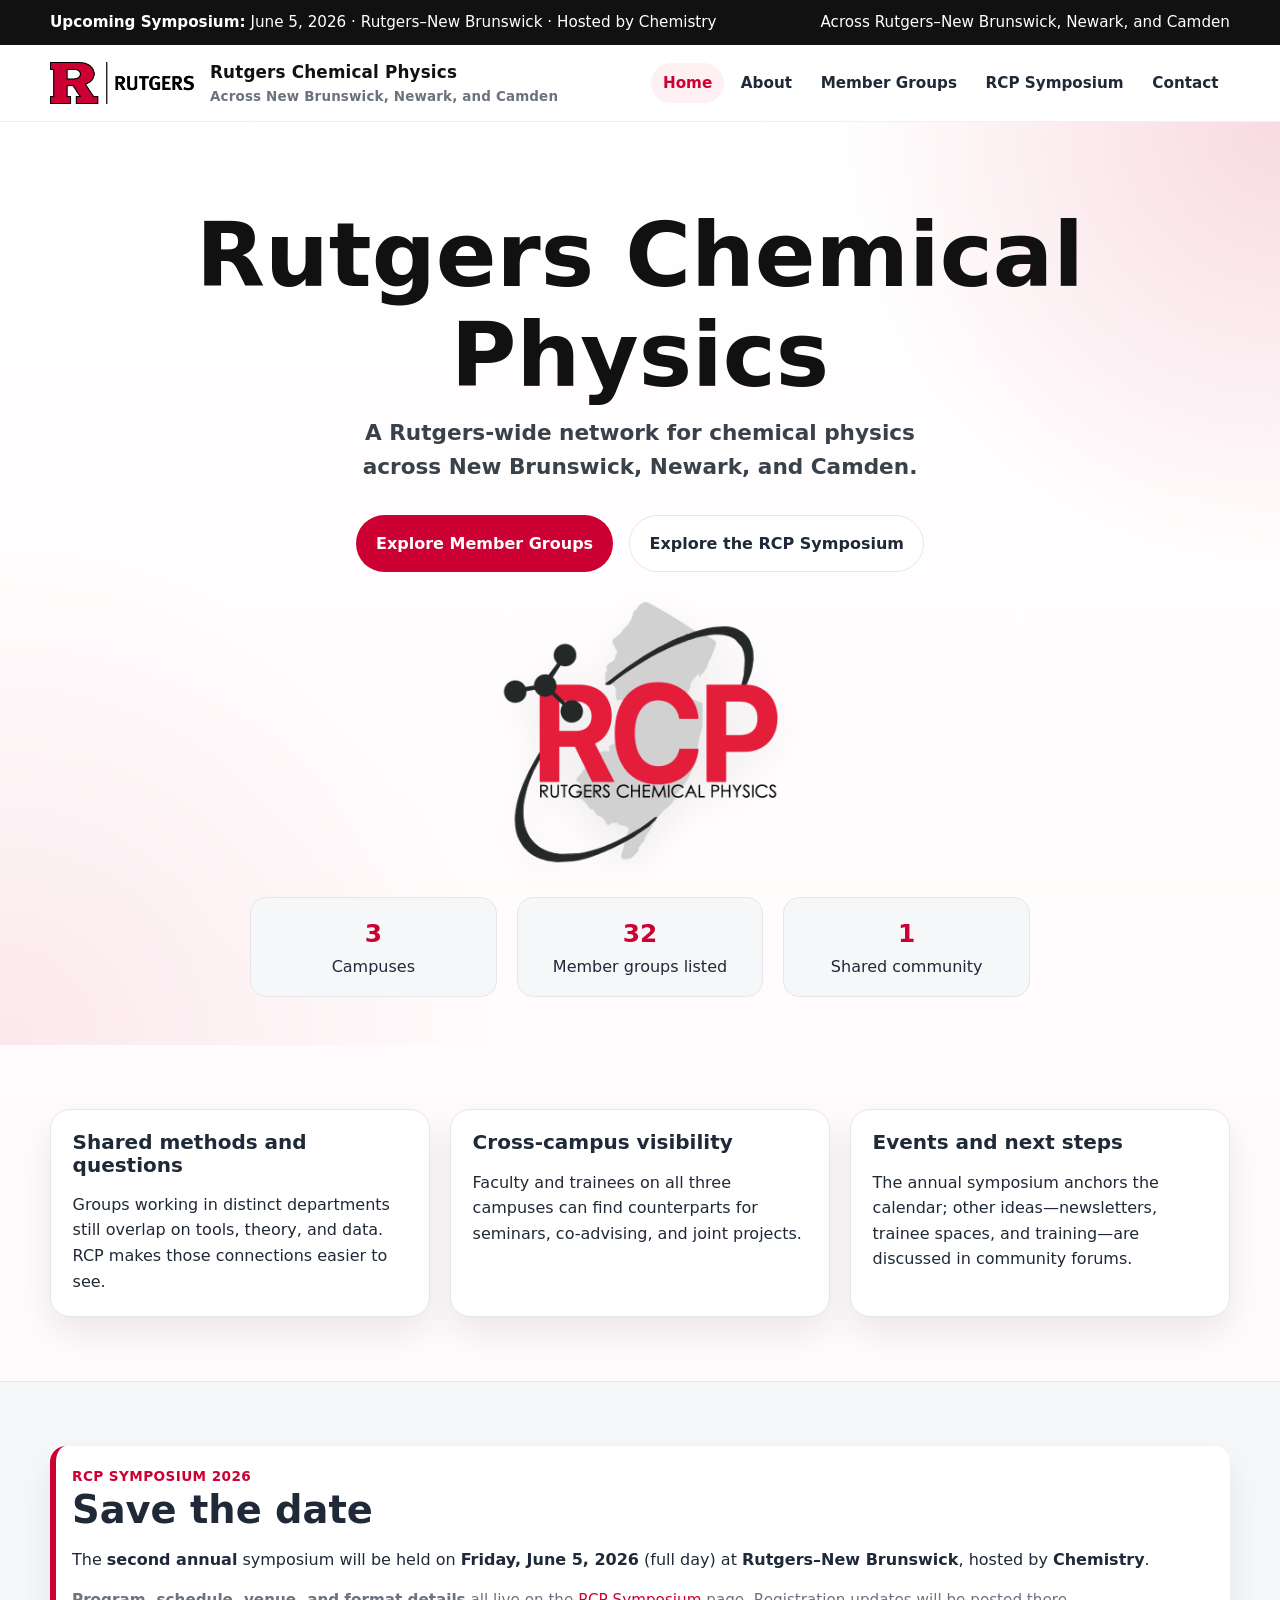
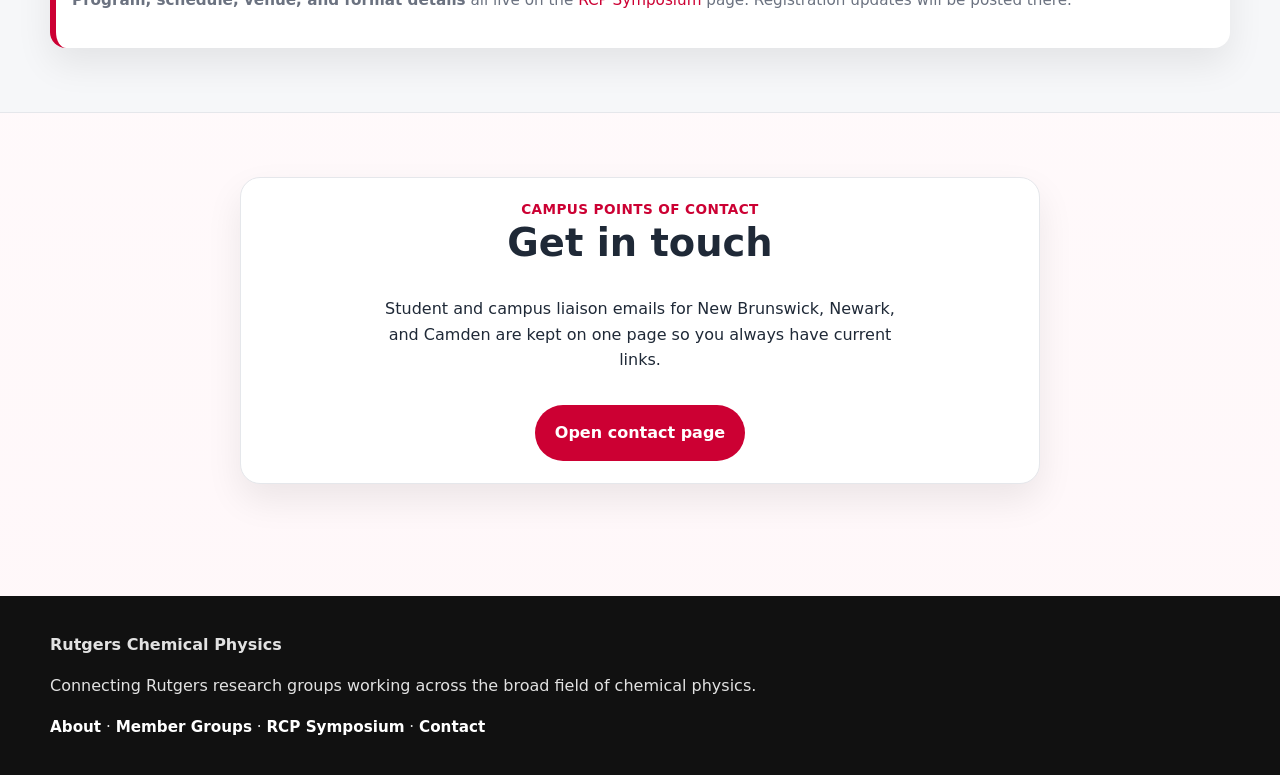
<file: index.html>
<!doctype html>
<html lang="en">
<head>
  <meta charset="UTF-8" />
  <meta name="viewport" content="width=device-width, initial-scale=1.0" />
  <title>Rutgers Chemical Physics</title>
  <meta name="description" content="Rutgers Chemical Physics brings together research groups across Rutgers–New Brunswick, Newark, and Camden working broadly in chemical physics." />
  <link rel="stylesheet" href="assets/css/styles.css" />
</head>
<body>
  <div class="topbar">
    <div class="container">
      <div><strong>Upcoming Symposium:</strong> <span data-rcp-symposium-topbar></span></div>
      <div>Across Rutgers–New Brunswick, Newark, and Camden</div>
    </div>
  </div>
  <header class="site-header">
    <div class="container nav-wrap">
      <a class="brand" href="index.html" aria-label="Rutgers Chemical Physics home">
        <img src="assets/images/rutgers-logo.png" alt="Rutgers University logo" />
        <div class="brand-text">Rutgers Chemical Physics<span>Across New Brunswick, Newark, and Camden</span></div>
      </a>
      <nav>
        <ul>
          <li><a href="index.html">Home</a></li>
          <li><a href="about.html">About</a></li>
          <li><a href="members.html">Member Groups</a></li>
          <li><a href="symposium.html">RCP Symposium</a></li>
          <li><a href="contact.html">Contact</a></li>
        </ul>
      </nav>
    </div>
  </header>

  <main>
    <section class="hero hero-centered">
      <div class="container">
        <div class="hero-content">
          <h1>Rutgers Chemical Physics</h1>
          <p class="hero-subhead">A Rutgers-wide network for chemical physics across New Brunswick, Newark, and Camden.</p>
          <div class="button-row hero-buttons">
            <a class="btn primary" href="members.html">Explore Member Groups</a>
            <a class="btn secondary" href="symposium.html">Explore the RCP Symposium</a>
          </div>
          <div class="hero-inline-logo-wrap">
            <img class="rcp-logo hero-inline-logo" src="assets/images/rcp-logo.png" alt="Rutgers Chemical Physics logo" />
          </div>
          <div class="hero-stat-grid hero-stat-grid-centered">
            <div class="stat"><div class="number">3</div><div>Campuses</div></div>
            <div class="stat"><div class="number" data-member-group-count>32</div><div>Member groups listed</div></div>
            <div class="stat"><div class="number">1</div><div>Shared community</div></div>
          </div>
        </div>
      </div>
    </section>

    <section class="section">
      <div class="container">
        <div class="grid-3">
          <article class="card">
            <h3>Shared methods and questions</h3>
            <p>Groups working in distinct departments still overlap on tools, theory, and data. RCP makes those connections easier to see.</p>
          </article>
          <article class="card">
            <h3>Cross-campus visibility</h3>
            <p>Faculty and trainees on all three campuses can find counterparts for seminars, co-advising, and joint projects.</p>
          </article>
          <article class="card">
            <h3>Events and next steps</h3>
            <p>The annual symposium anchors the calendar; other ideas—newsletters, trainee spaces, and training—are discussed in community forums.</p>
          </article>
        </div>
      </div>
    </section>

    <section class="section alt">
      <div class="container">
        <div class="announcement">
          <div class="kicker">RCP Symposium 2026</div>
          <h2>Save the date</h2>
          <p>The <strong>second annual</strong> symposium will be held on <strong>Friday, June 5, 2026</strong> (full day) at <strong>Rutgers–New Brunswick</strong>, hosted by <strong>Chemistry</strong>.</p>
          <p class="small"><strong>Program, schedule, venue, and format details</strong> all live on the <a href="symposium.html">RCP Symposium</a> page. Registration updates will be posted there.</p>
        </div>
      </div>
    </section>

    <section class="section section-home-contact">
      <div class="container">
        <div class="card contact-strip">
          <div class="kicker">Campus points of contact</div>
          <h2>Get in touch</h2>
          <p>Student and campus liaison emails for New Brunswick, Newark, and Camden are kept on one page so you always have current links.</p>
          <div class="button-row contact-strip-actions">
            <a class="btn primary" href="contact.html">Open contact page</a>
          </div>
        </div>
      </div>
    </section>
  </main>

  <footer>
    <div class="container">
      <strong>Rutgers Chemical Physics</strong>
      <p>Connecting Rutgers research groups working across the broad field of chemical physics.</p>
      <p class="footer-nav"><a href="about.html">About</a> · <a href="members.html">Member Groups</a> · <a href="symposium.html">RCP Symposium</a> · <a href="contact.html">Contact</a></p>
    </div>
  </footer>
  <script src="assets/js/site.js"></script>
</body>
</html>
</file>
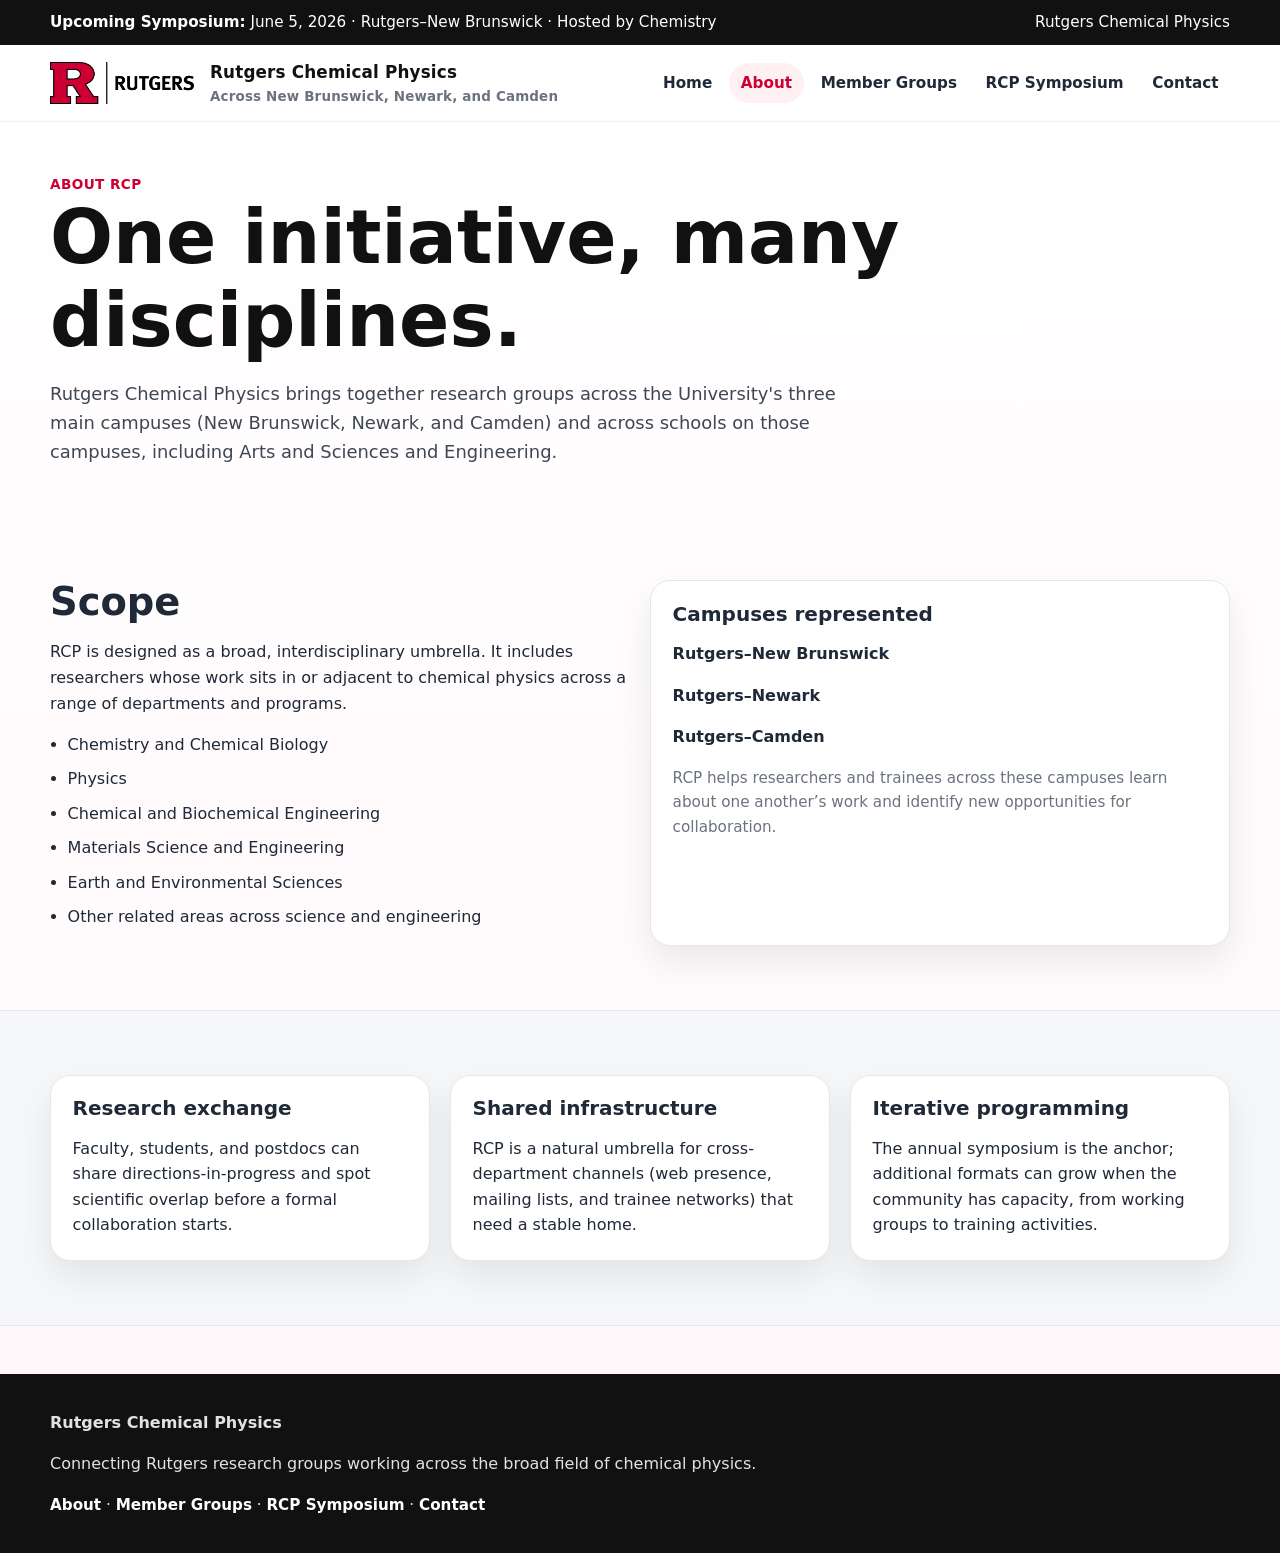
<file: about.html>
<!doctype html>
<html lang="en">
<head>
  <meta charset="UTF-8" />
  <meta name="viewport" content="width=device-width, initial-scale=1.0" />
  <title>About | Rutgers Chemical Physics</title>
  <meta name="description" content="Scope and goals of Rutgers Chemical Physics: three campuses, participating disciplines, and community programs." />
  <link rel="stylesheet" href="assets/css/styles.css" />
</head>
<body>
  <div class="topbar">
    <div class="container">
      <div><strong>Upcoming Symposium:</strong> <span data-rcp-symposium-topbar></span></div>
      <div>Rutgers Chemical Physics</div>
    </div>
  </div>
  <header class="site-header">
    <div class="container nav-wrap">
      <a class="brand" href="index.html"><img src="assets/images/rutgers-logo.png" alt="Rutgers University logo" /><div class="brand-text">Rutgers Chemical Physics<span>Across New Brunswick, Newark, and Camden</span></div></a>
      <nav><ul><li><a href="index.html">Home</a></li><li><a href="about.html">About</a></li><li><a href="members.html">Member Groups</a></li><li><a href="symposium.html">RCP Symposium</a></li><li><a href="contact.html">Contact</a></li></ul></nav>
    </div>
  </header>
  <main>
    <section class="page-hero">
      <div class="container">
        <div class="kicker">About RCP</div>
        <h1>One initiative, many disciplines.</h1>
        <p class="lead">Rutgers Chemical Physics brings together research groups across the University's three main campuses (New Brunswick, Newark, and Camden) and across schools on those campuses, including Arts and Sciences and Engineering.</p>
      </div>
    </section>

    <section class="section">
      <div class="container grid-2">
        <div>
          <h2>Scope</h2>
          <p>RCP is designed as a broad, interdisciplinary umbrella. It includes researchers whose work sits in or adjacent to chemical physics across a range of departments and programs.</p>
          <ul class="list-clean">
            <li>Chemistry and Chemical Biology</li>
            <li>Physics</li>
            <li>Chemical and Biochemical Engineering</li>
            <li>Materials Science and Engineering</li>
            <li>Earth and Environmental Sciences</li>
            <li>Other related areas across science and engineering</li>
          </ul>
        </div>
        <div class="card">
          <h3>Campuses represented</h3>
          <p><strong>Rutgers–New Brunswick</strong></p>
          <p><strong>Rutgers–Newark</strong></p>
          <p><strong>Rutgers–Camden</strong></p>
          <p class="small">RCP helps researchers and trainees across these campuses learn about one another’s work and identify new opportunities for collaboration.</p>
        </div>
      </div>
    </section>

    <section class="section alt">
      <div class="container grid-3">
        <article class="card">
          <h3>Research exchange</h3>
          <p>Faculty, students, and postdocs can share directions-in-progress and spot scientific overlap before a formal collaboration starts.</p>
        </article>
        <article class="card">
          <h3>Shared infrastructure</h3>
          <p>RCP is a natural umbrella for cross-department channels (web presence, mailing lists, and trainee networks) that need a stable home.</p>
        </article>
        <article class="card">
          <h3>Iterative programming</h3>
          <p>The annual symposium is the anchor; additional formats can grow when the community has capacity, from working groups to training activities.</p>
        </article>
      </div>
    </section>
  </main>
  <footer><div class="container"><strong>Rutgers Chemical Physics</strong><p>Connecting Rutgers research groups working across the broad field of chemical physics.</p><p class="footer-nav"><a href="about.html">About</a> · <a href="members.html">Member Groups</a> · <a href="symposium.html">RCP Symposium</a> · <a href="contact.html">Contact</a></p></div></footer>
  <script src="assets/js/site.js"></script>
</body>
</html>
</file>
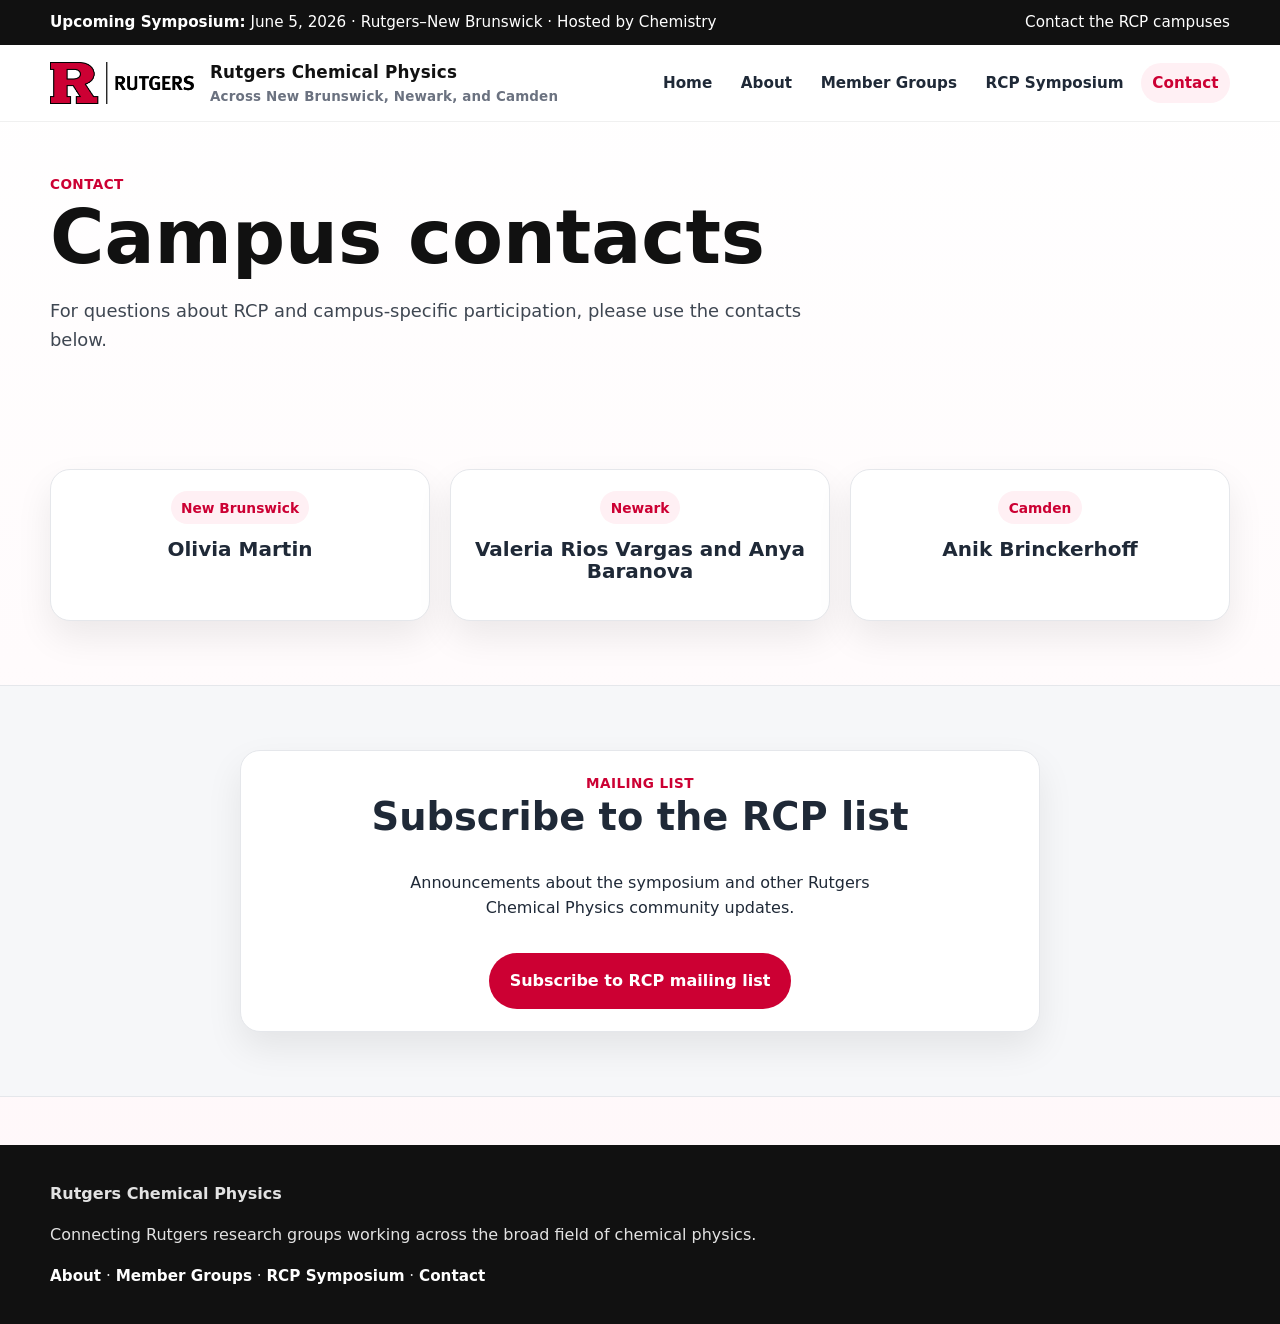
<file: contact.html>
<!doctype html>
<html lang="en">
<head>
  <meta charset="UTF-8" />
  <meta name="viewport" content="width=device-width, initial-scale=1.0" />
  <title>Contact | Rutgers Chemical Physics</title>
  <meta name="description" content="Contact page for Rutgers Chemical Physics." />
  <link rel="stylesheet" href="assets/css/styles.css" />
</head>
<body>
  <div class="topbar">
    <div class="container">
      <div><strong>Upcoming Symposium:</strong> <span data-rcp-symposium-topbar></span></div>
      <div>Contact the RCP campuses</div>
    </div>
  </div>
  <header class="site-header">
    <div class="container nav-wrap">
      <a class="brand" href="index.html"><img src="assets/images/rutgers-logo.png" alt="Rutgers University logo" /><div class="brand-text">Rutgers Chemical Physics<span>Across New Brunswick, Newark, and Camden</span></div></a>
      <nav><ul><li><a href="index.html">Home</a></li><li><a href="about.html">About</a></li><li><a href="members.html">Member Groups</a></li><li><a href="symposium.html">RCP Symposium</a></li><li><a href="contact.html">Contact</a></li></ul></nav>
    </div>
  </header>
  <main>
    <section class="page-hero">
      <div class="container">
        <div class="kicker">Contact</div>
        <h1>Campus contacts</h1>
        <p class="lead">For questions about RCP and campus-specific participation, please use the contacts below.</p>
      </div>
    </section>
    <section class="section">
      <div class="container grid-3 contact-cards">
        <a class="card contact-card-link" href="mailto:om196@scarletmail.rutgers.edu" aria-label="Email Olivia Martin">
          <span class="tag">New Brunswick</span>
          <h3>Olivia Martin</h3>
          <p></p>
        </a>
        <a class="card contact-card-link" href="mailto:vr371@scarletmail.rutgers.edu,ab2567@newark.rutgers.edu" aria-label="Email Newark student contacts">
          <span class="tag">Newark</span>
          <h3>Valeria Rios Vargas and Anya Baranova</h3>
          <p></p>
        </a>
        <a class="card contact-card-link" href="mailto:anik.brinckerhoff@rutgers.edu" aria-label="Email Anik Brinckerhoff">
          <span class="tag">Camden</span>
          <h3>Anik Brinckerhoff</h3>
          <p></p>
        </a>
      </div>
    </section>
    <section class="section alt">
      <div class="container">
        <div class="card contact-strip">
          <div class="kicker">Mailing list</div>
          <h2>Subscribe to the RCP list</h2>
          <p>Announcements about the symposium and other Rutgers Chemical Physics community updates.</p>
          <div class="button-row contact-strip-actions">
            <a class="btn primary" href="https://lists.rutgers.edu/mm3/mailman3/lists/rutgers_chemical_physics.email.rutgers.edu/" target="_blank" rel="noopener">Subscribe to RCP mailing list</a>
          </div>
        </div>
      </div>
    </section>
  </main>
  <footer><div class="container"><strong>Rutgers Chemical Physics</strong><p>Connecting Rutgers research groups working across the broad field of chemical physics.</p><p class="footer-nav"><a href="about.html">About</a> · <a href="members.html">Member Groups</a> · <a href="symposium.html">RCP Symposium</a> · <a href="contact.html">Contact</a></p></div></footer>
  <script src="assets/js/site.js"></script>
</body>
</html>
</file>
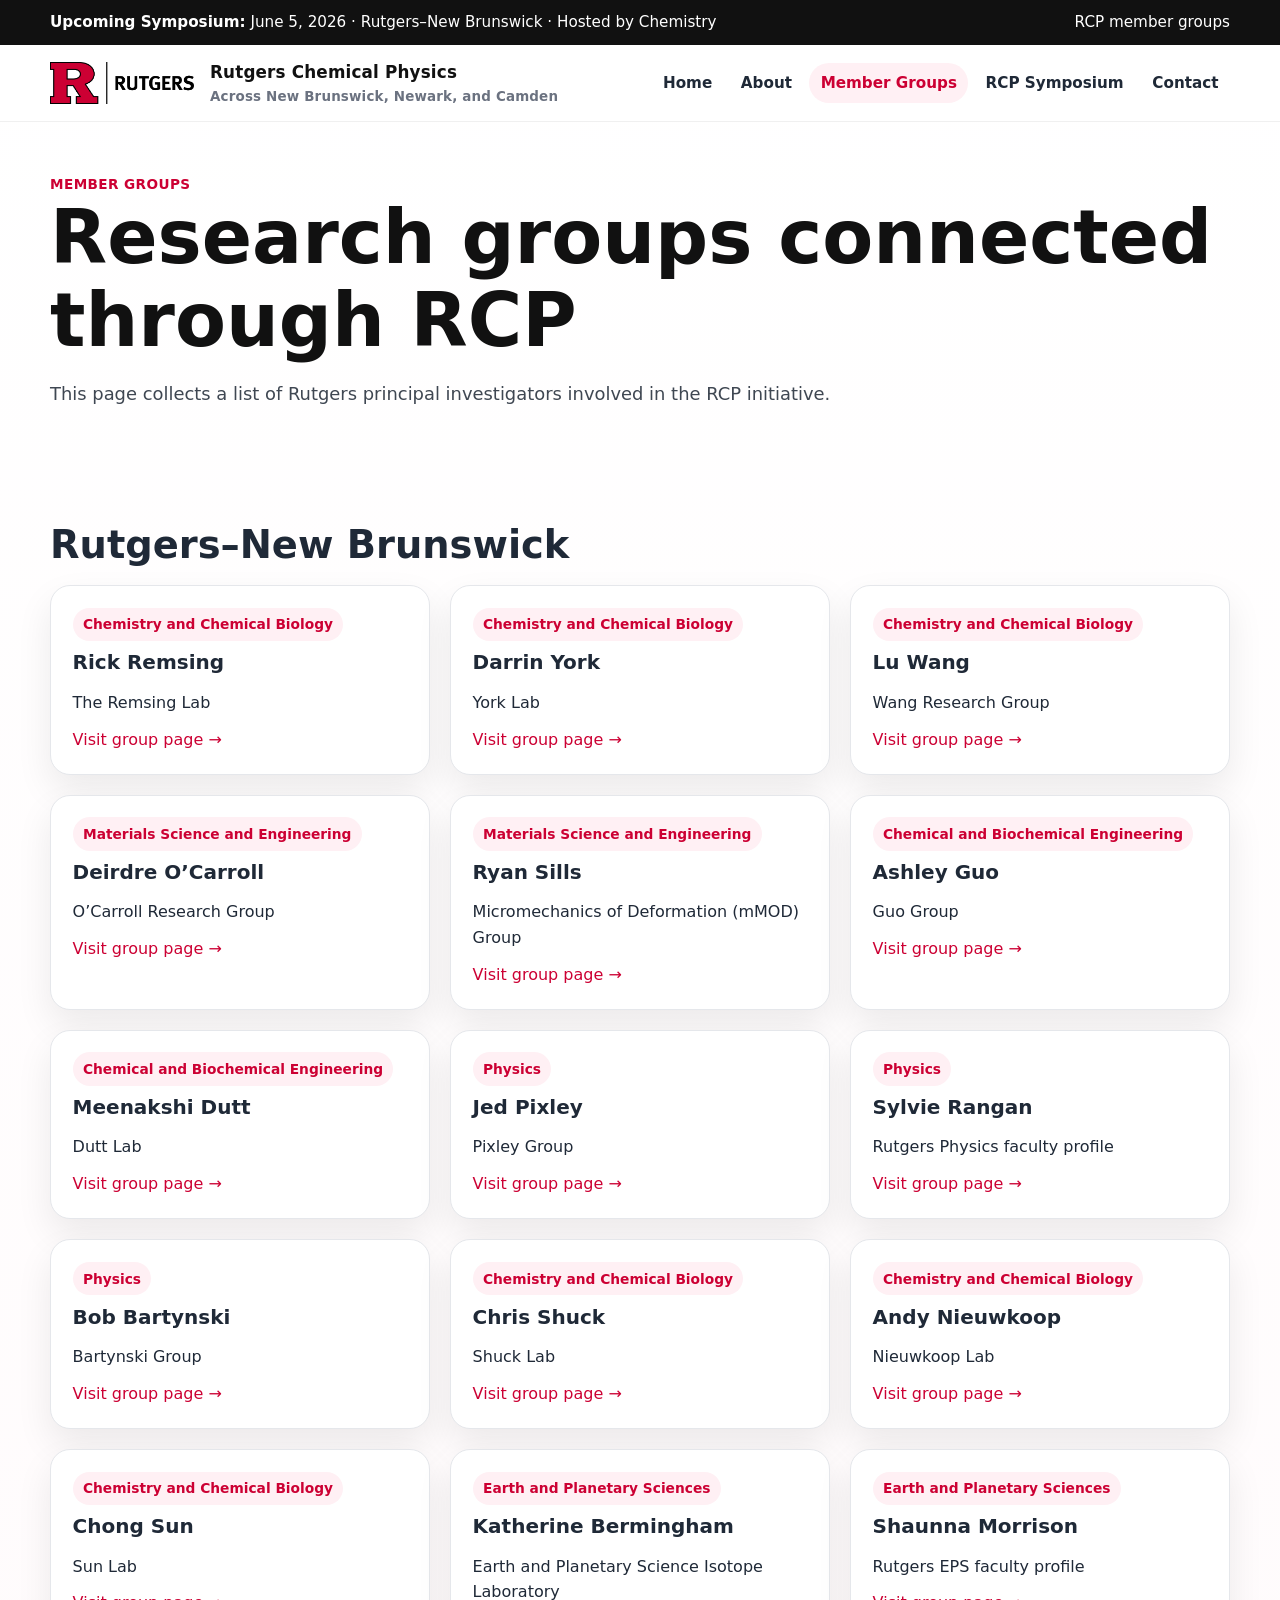
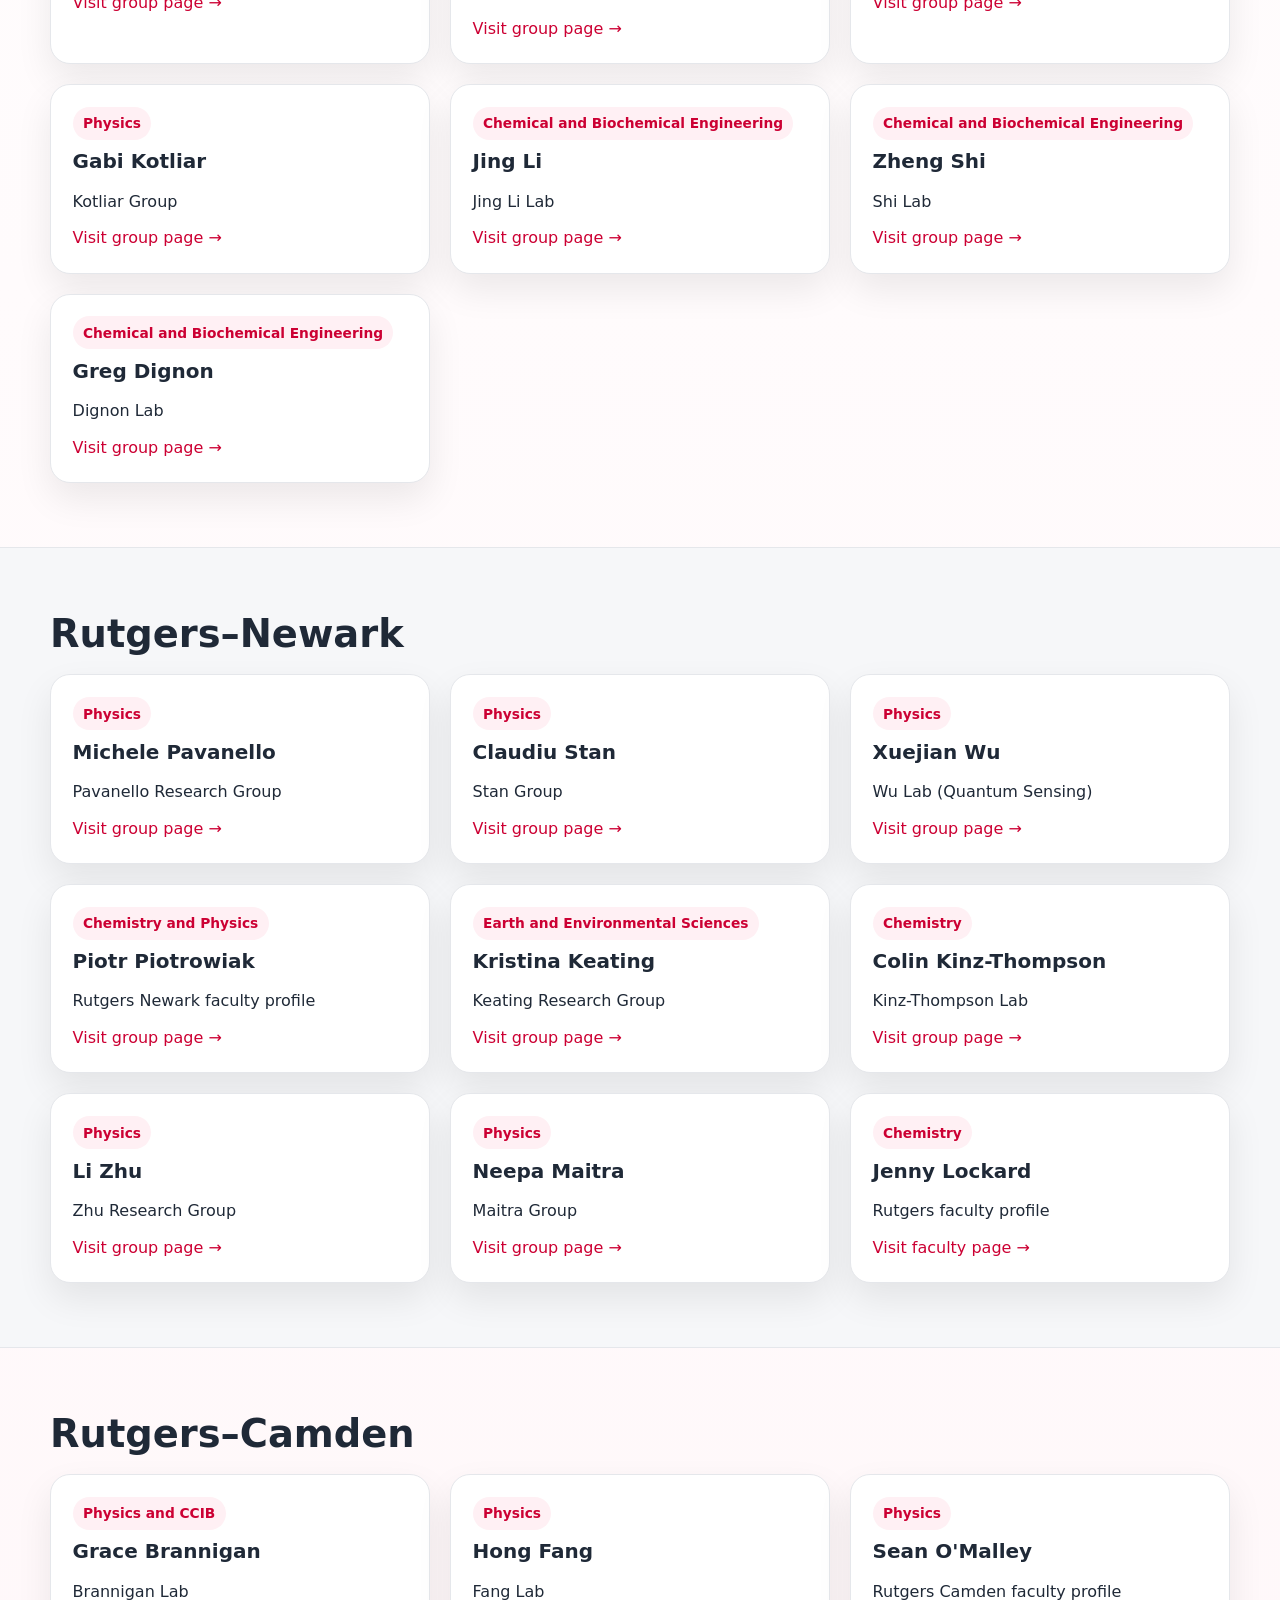
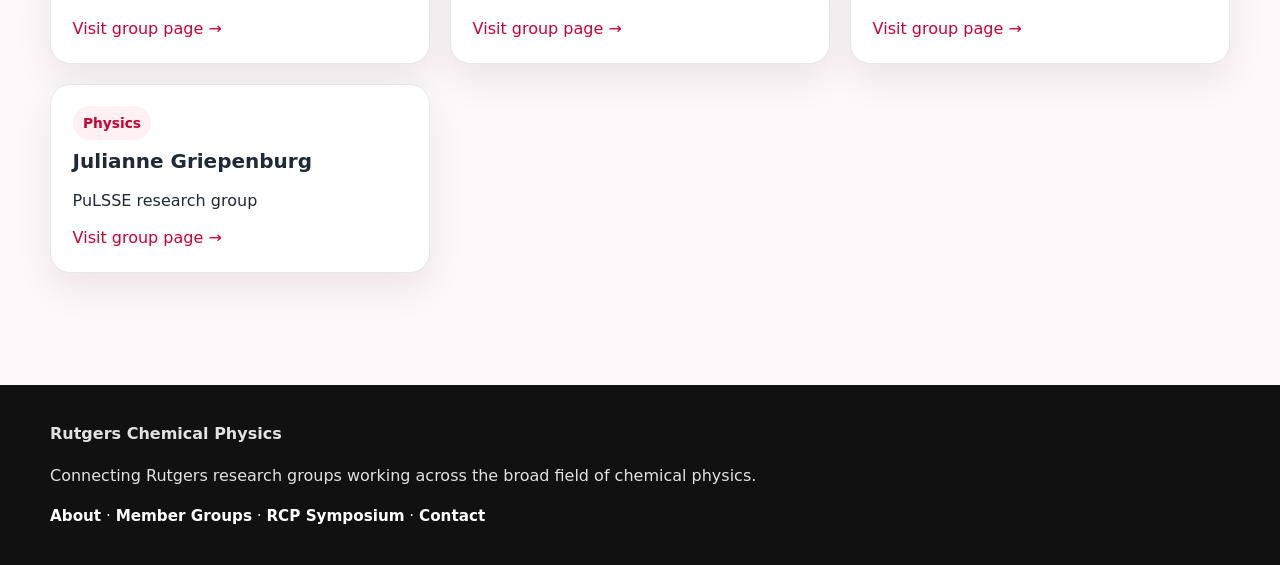
<file: members.html>
<!doctype html>
<html lang="en">
<head>
  <meta charset="UTF-8" />
  <meta name="viewport" content="width=device-width, initial-scale=1.0" />
  <title>Member Groups | Rutgers Chemical Physics</title>
  <meta name="description" content="Member groups in Rutgers Chemical Physics." />
  <link rel="stylesheet" href="assets/css/styles.css" />
</head>
<body>
  <div class="topbar">
    <div class="container">
      <div><strong>Upcoming Symposium:</strong> <span data-rcp-symposium-topbar></span></div>
      <div>RCP member groups</div>
    </div>
  </div>
  <header class="site-header">
    <div class="container nav-wrap">
      <a class="brand" href="index.html"><img src="assets/images/rutgers-logo.png" alt="Rutgers University logo" /><div class="brand-text">Rutgers Chemical Physics<span>Across New Brunswick, Newark, and Camden</span></div></a>
      <nav><ul><li><a href="index.html">Home</a></li><li><a href="about.html">About</a></li><li><a href="members.html">Member Groups</a></li><li><a href="symposium.html">RCP Symposium</a></li><li><a href="contact.html">Contact</a></li></ul></nav>
    </div>
  </header>
  <main>
    <section class="page-hero">
      <div class="container">
        <div class="kicker">Member Groups</div>
        <h1>Research groups connected through RCP</h1>
        <p class="lead">This page collects a list of Rutgers principal investigators involved in the RCP initiative.</p>
      </div>
    </section>

    <section class="section campus-section">
      <div class="container">
        <h2>Rutgers–New Brunswick</h2>
        <div class="member-grid">
          <article class="member-card card"><span class="tag">Chemistry and Chemical Biology</span><h3>Rick Remsing</h3><p>The Remsing Lab</p><p><a href="https://remsinglab.com/" target="_blank" rel="noopener">Visit group page →</a></p></article>
          <article class="member-card card"><span class="tag">Chemistry and Chemical Biology</span><h3>Darrin York</h3><p>York Lab</p><p><a href="https://theory.rutgers.edu/" target="_blank" rel="noopener">Visit group page →</a></p></article>
          <article class="member-card card"><span class="tag">Chemistry and Chemical Biology</span><h3>Lu Wang</h3><p>Wang Research Group</p><p><a href="https://wanggroup.rutgers.edu/" target="_blank" rel="noopener">Visit group page →</a></p></article>
          <article class="member-card card"><span class="tag">Materials Science and Engineering</span><h3>Deirdre O’Carroll</h3><p>O’Carroll Research Group</p><p><a href="https://photonics.rutgers.edu/" target="_blank" rel="noopener">Visit group page →</a></p></article>
          <article class="member-card card"><span class="tag">Materials Science and Engineering</span><h3>Ryan Sills</h3><p>Micromechanics of Deformation (mMOD) Group</p><p><a href="https://mmod.rutgers.edu/" target="_blank" rel="noopener">Visit group page →</a></p></article>
          <article class="member-card card"><span class="tag">Chemical and Biochemical Engineering</span><h3>Ashley Guo</h3><p>Guo Group</p><p><a href="https://guogroup.rutgers.edu/" target="_blank" rel="noopener">Visit group page →</a></p></article>
          <article class="member-card card"><span class="tag">Chemical and Biochemical Engineering</span><h3>Meenakshi Dutt</h3><p>Dutt Lab</p><p><a href="http://dutt-lab.rutgers.edu/" target="_blank" rel="noopener">Visit group page →</a></p></article>
          <article class="member-card card"><span class="tag">Physics</span><h3>Jed Pixley</h3><p>Pixley Group</p><p><a href="https://sites.rutgers.edu/pixley-group/" target="_blank" rel="noopener">Visit group page →</a></p></article>
          <article class="member-card card"><span class="tag">Physics</span><h3>Sylvie Rangan</h3><p>Rutgers Physics faculty profile</p><p><a href="https://physics.sas.rutgers.edu/people/faculty-list/faculty-profile/rangan-sylvie" target="_blank" rel="noopener">Visit group page →</a></p></article>
          <article class="member-card card"><span class="tag">Physics</span><h3>Bob Bartynski</h3><p>Bartynski Group</p><p><a href="https://www.physics.rutgers.edu/bartgroup/people.htm" target="_blank" rel="noopener">Visit group page →</a></p></article>
          <article class="member-card card"><span class="tag">Chemistry and Chemical Biology</span><h3>Chris Shuck</h3><p>Shuck Lab</p><p><a href="https://sites.rutgers.edu/christopher-shuck/" target="_blank" rel="noopener">Visit group page →</a></p></article>
          <article class="member-card card"><span class="tag">Chemistry and Chemical Biology</span><h3>Andy Nieuwkoop</h3><p>Nieuwkoop Lab</p><p><a href="https://sites.rutgers.edu/nieuwkoop-lab/" target="_blank" rel="noopener">Visit group page →</a></p></article>
          <article class="member-card card"><span class="tag">Chemistry and Chemical Biology</span><h3>Chong Sun</h3><p>Sun Lab</p><p><a href="https://sites.rutgers.edu/sun-lab/" target="_blank" rel="noopener">Visit group page →</a></p></article>
          <article class="member-card card"><span class="tag">Earth and Planetary Sciences</span><h3>Katherine Bermingham</h3><p>Earth and Planetary Science Isotope Laboratory</p><p><a href="https://eps.rutgers.edu/research/earth-and-planetary-science-isotope-laboratory" target="_blank" rel="noopener">Visit group page →</a></p></article>
          <article class="member-card card"><span class="tag">Earth and Planetary Sciences</span><h3>Shaunna Morrison</h3><p>Rutgers EPS faculty profile</p><p><a href="https://eps.rutgers.edu/people/faculty/faculty-member/1525-morrison-shaunna" target="_blank" rel="noopener">Visit group page →</a></p></article>
          <article class="member-card card"><span class="tag">Physics</span><h3>Gabi Kotliar</h3><p>Kotliar Group</p><p><a href="http://dmftweb.rutgers.edu/KotliarHomePage/index.php" target="_blank" rel="noopener">Visit group page →</a></p></article>
          <article class="member-card card"><span class="tag">Chemical and Biochemical Engineering</span><h3>Jing Li</h3><p>Jing Li Lab</p><p><a href="https://www.rutchem.rutgers.edu/jinglilab" target="_blank" rel="noopener">Visit group page →</a></p></article>
          <article class="member-card card"><span class="tag">Chemical and Biochemical Engineering</span><h3>Zheng Shi</h3><p>Shi Lab</p><p><a href="https://sites.rutgers.edu/shi-lab/" target="_blank" rel="noopener">Visit group page →</a></p></article>
          <article class="member-card card"><span class="tag">Chemical and Biochemical Engineering</span><h3>Greg Dignon</h3><p>Dignon Lab</p><p><a href="https://sites.rutgers.edu/dignon-lab/" target="_blank" rel="noopener">Visit group page →</a></p></article>
        </div>
      </div>
    </section>

    <section class="section alt campus-section">
      <div class="container">
        <h2>Rutgers–Newark</h2>
        <div class="member-grid">
          <article class="member-card card"><span class="tag">Physics</span><h3>Michele Pavanello</h3><p>Pavanello Research Group</p><p><a href="https://sites.rutgers.edu/prg/" target="_blank" rel="noopener">Visit group page →</a></p></article>
          <article class="member-card card"><span class="tag">Physics</span><h3>Claudiu Stan</h3><p>Stan Group</p><p><a href="https://ultrafastx.github.io/" target="_blank" rel="noopener">Visit group page →</a></p></article>
          <article class="member-card card"><span class="tag">Physics</span><h3>Xuejian Wu</h3><p>Wu Lab (Quantum Sensing)</p><p><a href="https://sites.google.com/view/wulabrun/" target="_blank" rel="noopener">Visit group page →</a></p></article>
          <article class="member-card card"><span class="tag">Chemistry and Physics</span><h3>Piotr Piotrowiak</h3><p>Rutgers Newark faculty profile</p><p><a href="https://sasn.rutgers.edu/piotr-piotrowiak" target="_blank" rel="noopener">Visit group page →</a></p></article>
          <article class="member-card card"><span class="tag">Earth and Environmental Sciences</span><h3>Kristina Keating</h3><p>Keating Research Group</p><p><a href="http://keatinggeophysics.org/" target="_blank" rel="noopener">Visit group page →</a></p></article>
          <article class="member-card card"><span class="tag">Chemistry</span><h3>Colin Kinz-Thompson</h3><p>Kinz-Thompson Lab</p><p><a href="https://ckinzthompson.github.io/" target="_blank" rel="noopener">Visit group page →</a></p></article>
          <article class="member-card card"><span class="tag">Physics</span><h3>Li Zhu</h3><p>Zhu Research Group</p><p><a href="https://zhuli.name/" target="_blank" rel="noopener">Visit group page →</a></p></article>
          <article class="member-card card"><span class="tag">Physics</span><h3>Neepa Maitra</h3><p>Maitra Group</p><p><a href="https://sites.rutgers.edu/maitra-group/" target="_blank" rel="noopener">Visit group page →</a></p></article>
          <article class="member-card card"><span class="tag">Chemistry</span><h3>Jenny Lockard</h3><p>Rutgers faculty profile</p><p><a href="https://sasn.rutgers.edu/jenny-lockard" target="_blank" rel="noopener">Visit faculty page →</a></p></article>
        </div>
      </div>
    </section>

    <section class="section campus-section">
      <div class="container">
        <h2>Rutgers–Camden</h2>
        <div class="member-grid">
          <article class="member-card card"><span class="tag">Physics and CCIB</span><h3>Grace Brannigan</h3><p>Brannigan Lab</p><p><a href="https://branniganlab.github.io/" target="_blank" rel="noopener">Visit group page →</a></p></article>
          <article class="member-card card"><span class="tag">Physics</span><h3>Hong Fang</h3><p>Fang Lab</p><p><a href="https://sites.rutgers.edu/fang-lab/" target="_blank" rel="noopener">Visit group page →</a></p></article>
          <article class="member-card card"><span class="tag">Physics</span><h3>Sean O'Malley</h3><p>Rutgers Camden faculty profile</p><p><a href="https://physics.camden.rutgers.edu/faculty/" target="_blank" rel="noopener">Visit group page →</a></p></article>
          <article class="member-card card"><span class="tag">Physics</span><h3>Julianne Griepenburg</h3><p>PuLSSE research group</p><p><a href="https://pulsse.camden.rutgers.edu/" target="_blank" rel="noopener">Visit group page →</a></p></article>
        </div>
      </div>
    </section>
  </main>
  <footer><div class="container"><strong>Rutgers Chemical Physics</strong><p>Connecting Rutgers research groups working across the broad field of chemical physics.</p><p class="footer-nav"><a href="about.html">About</a> · <a href="members.html">Member Groups</a> · <a href="symposium.html">RCP Symposium</a> · <a href="contact.html">Contact</a></p></div></footer>
  <script src="assets/js/site.js"></script>
</body>
</html>
</file>
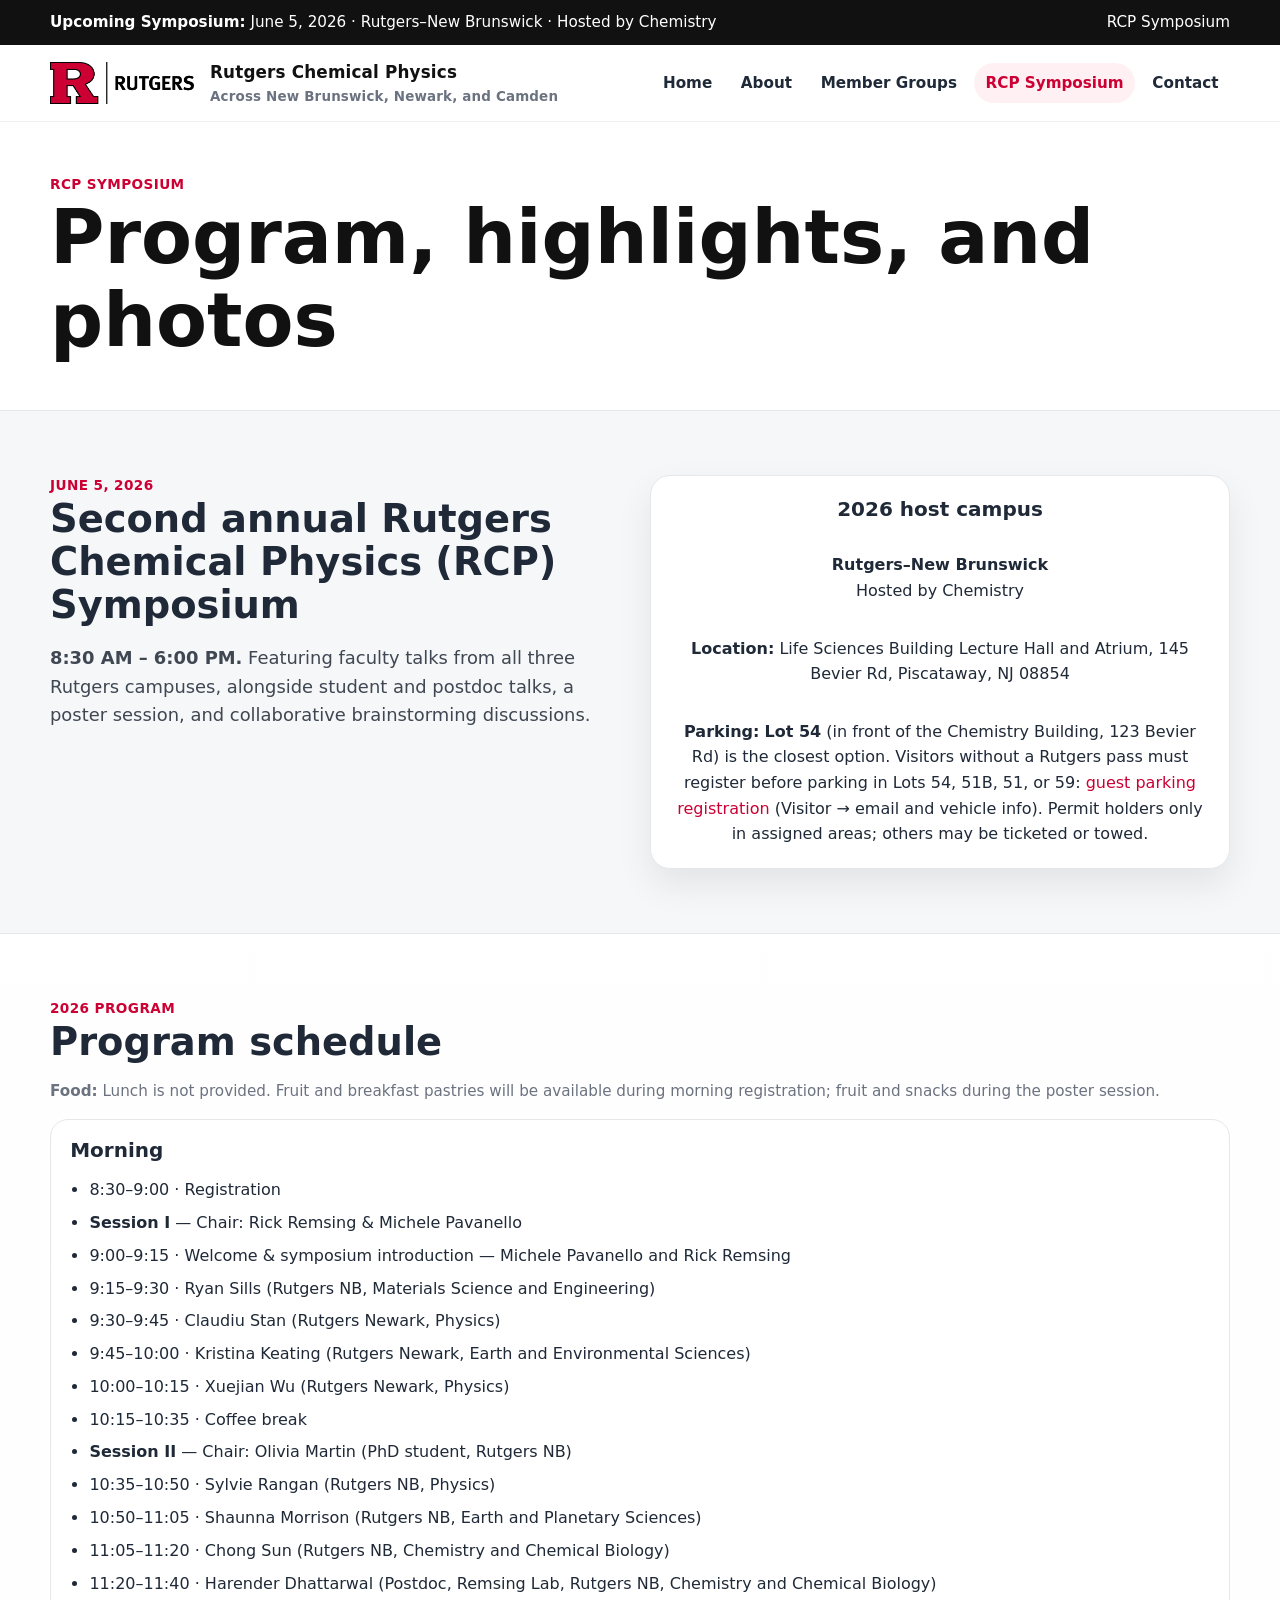
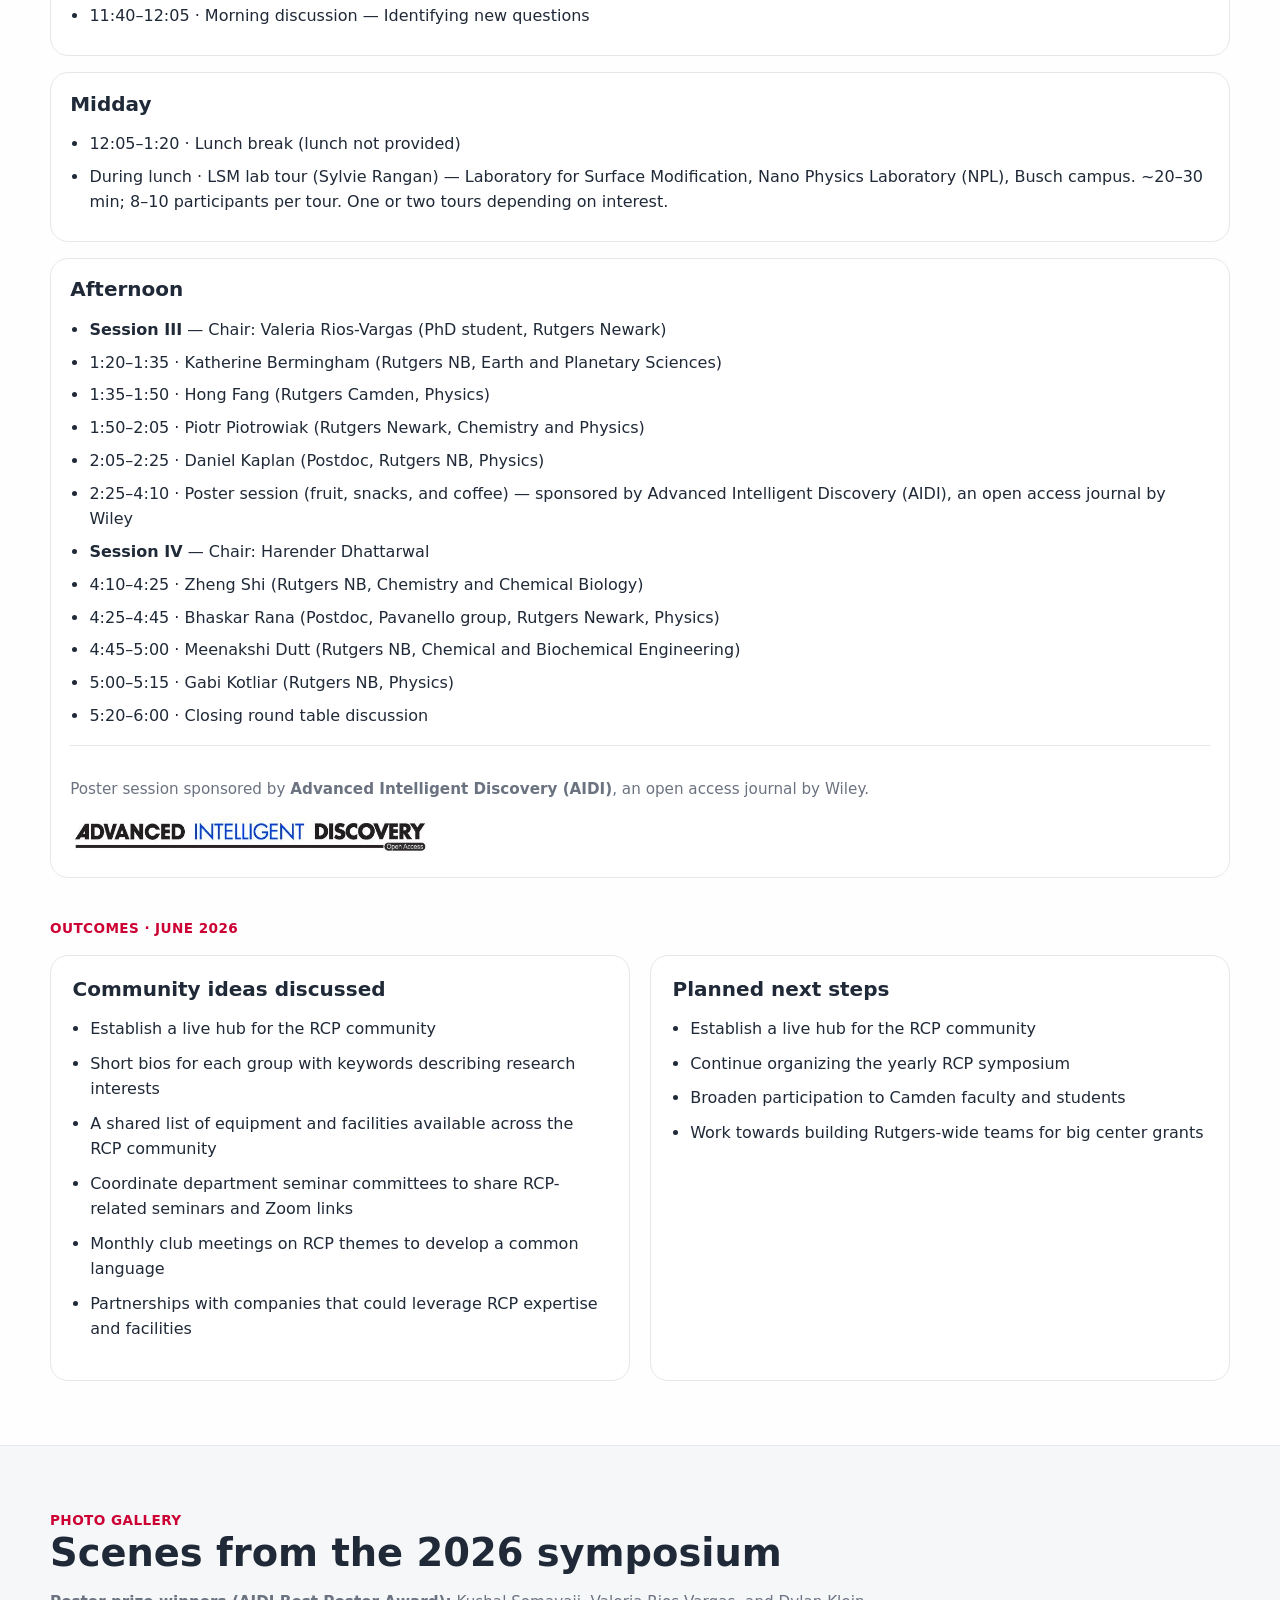
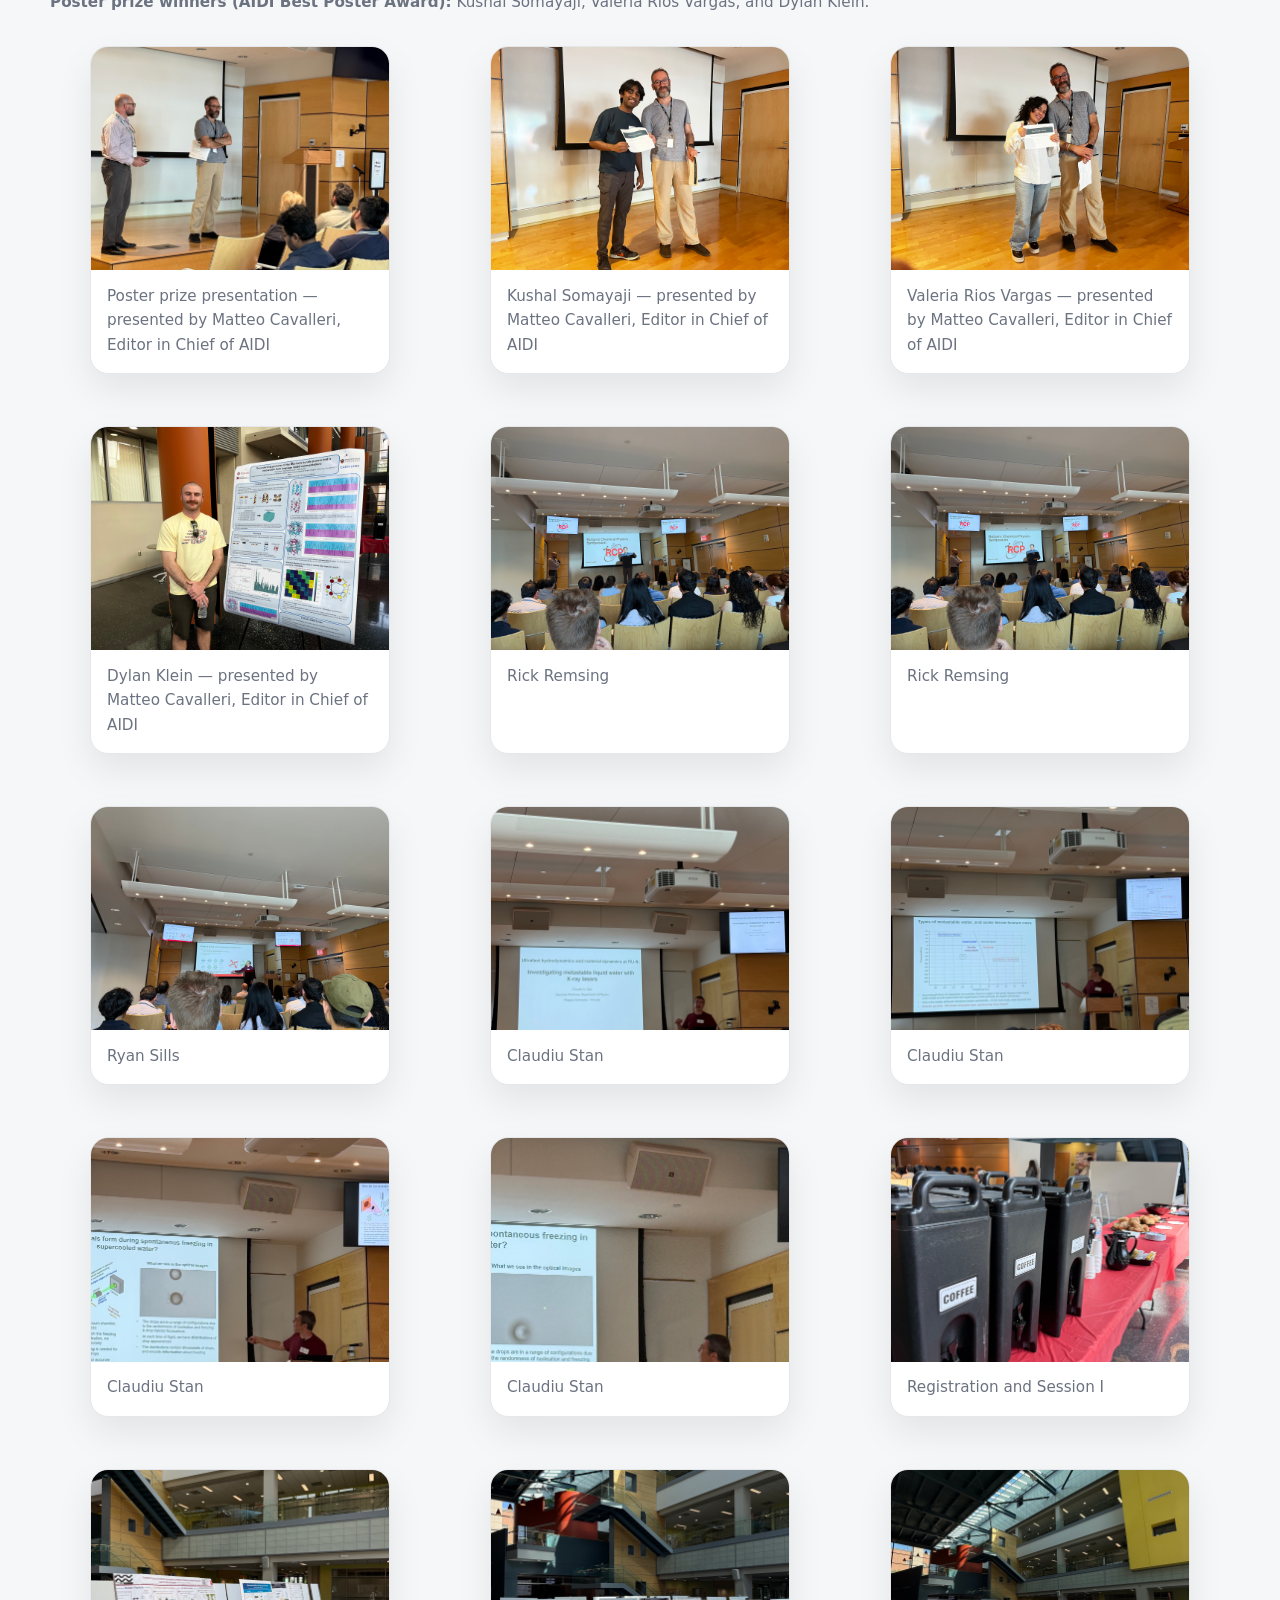
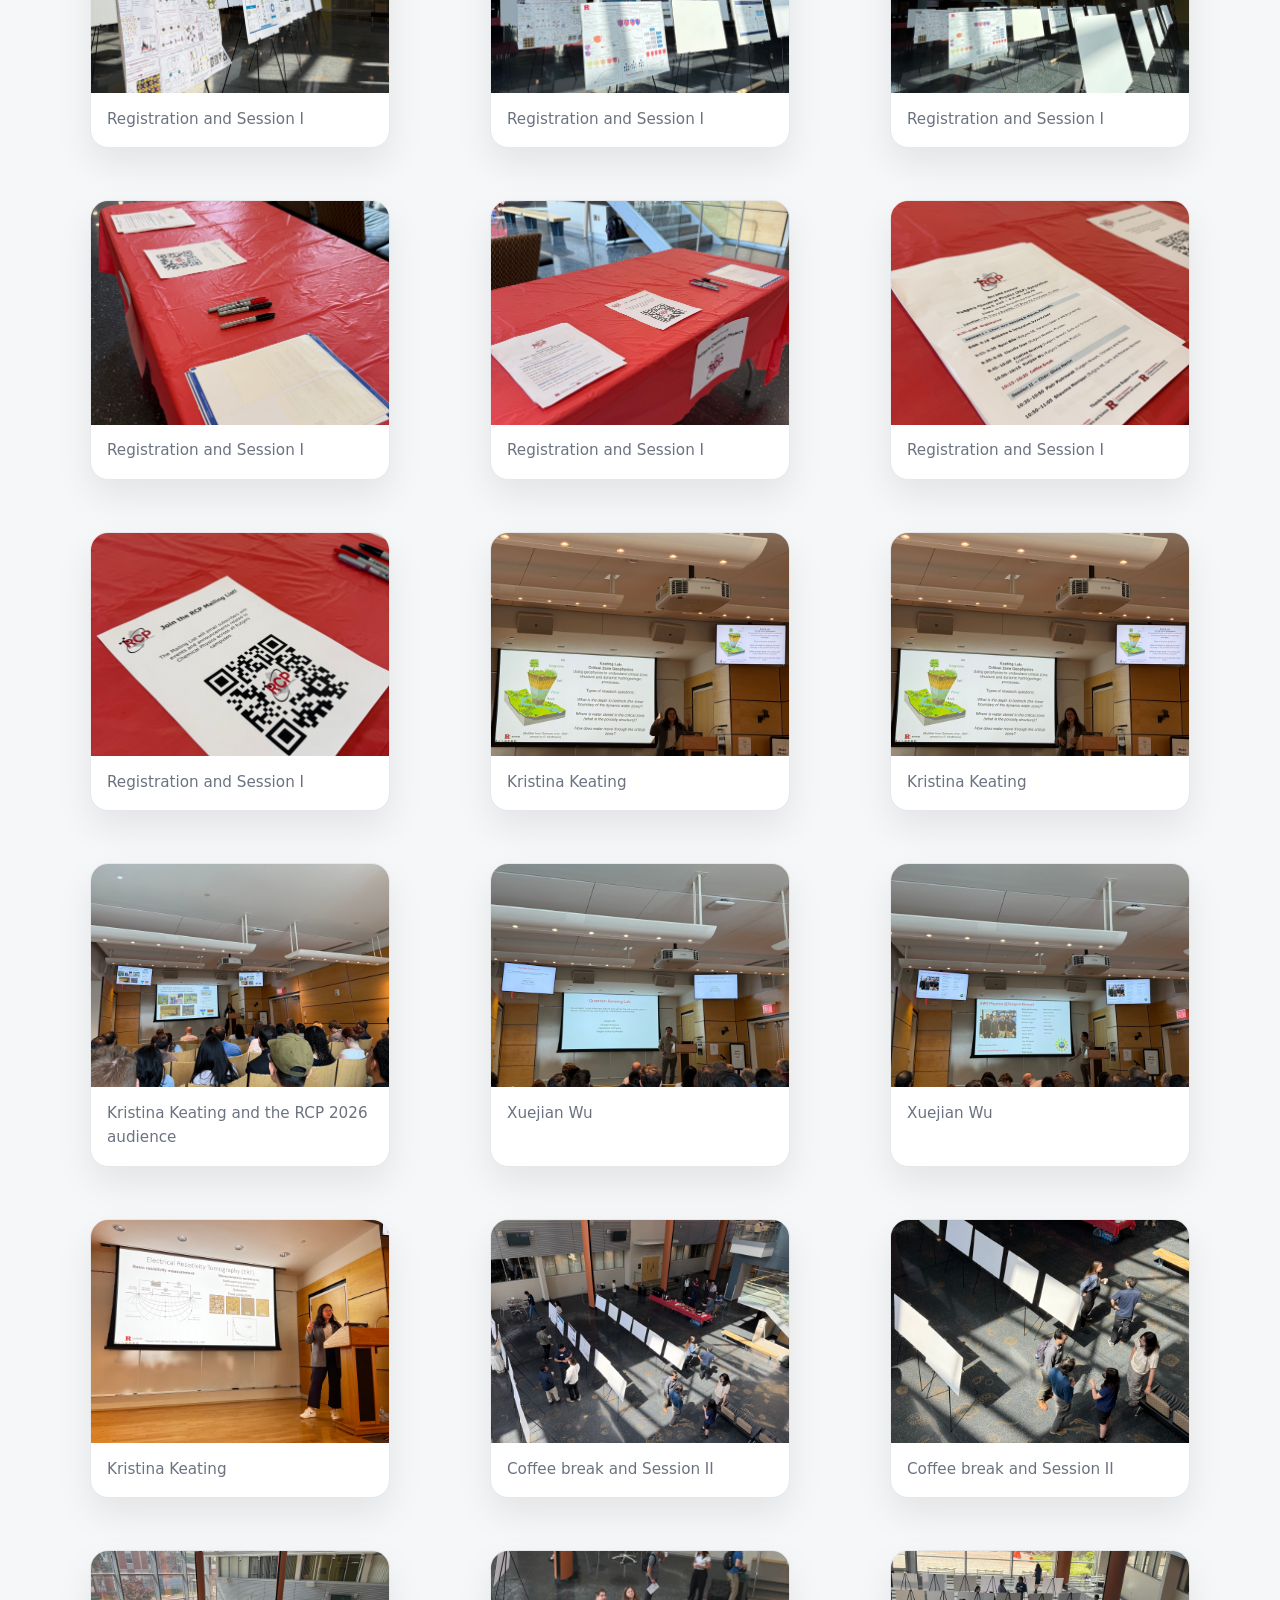
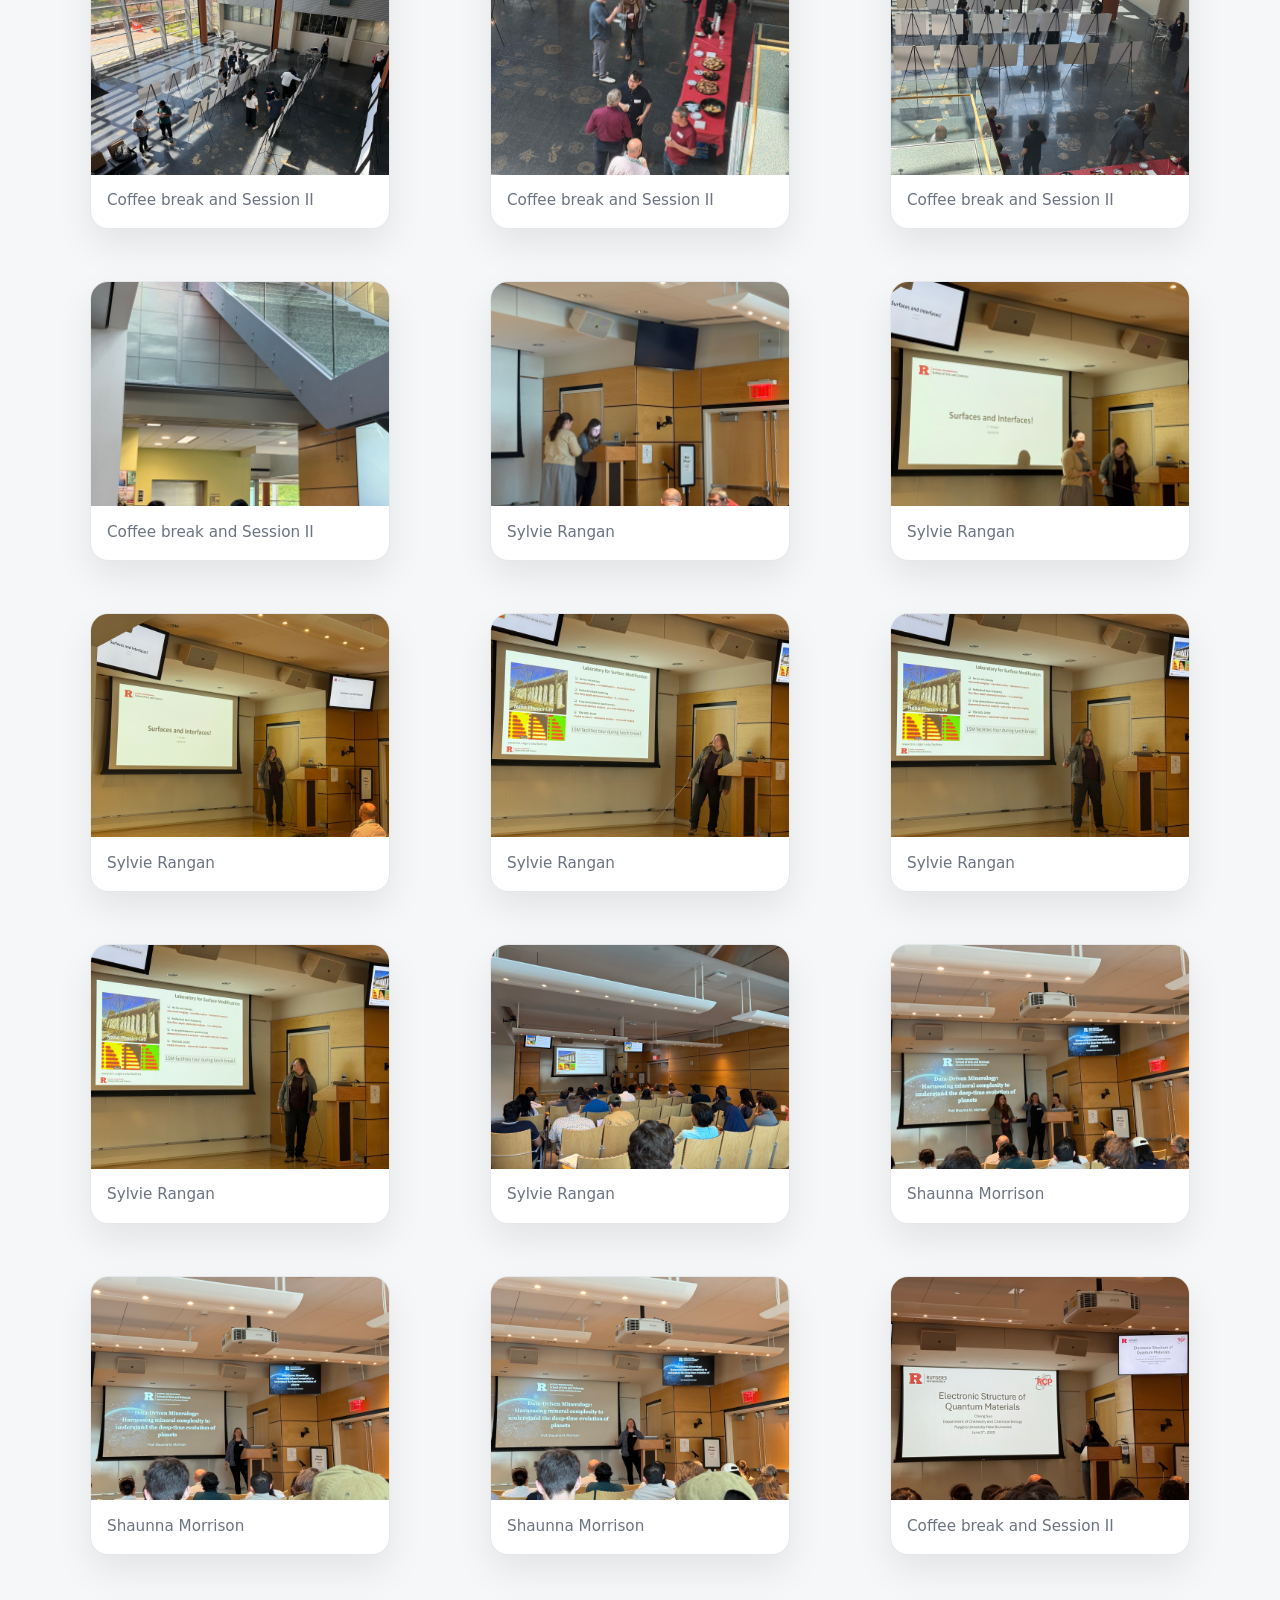
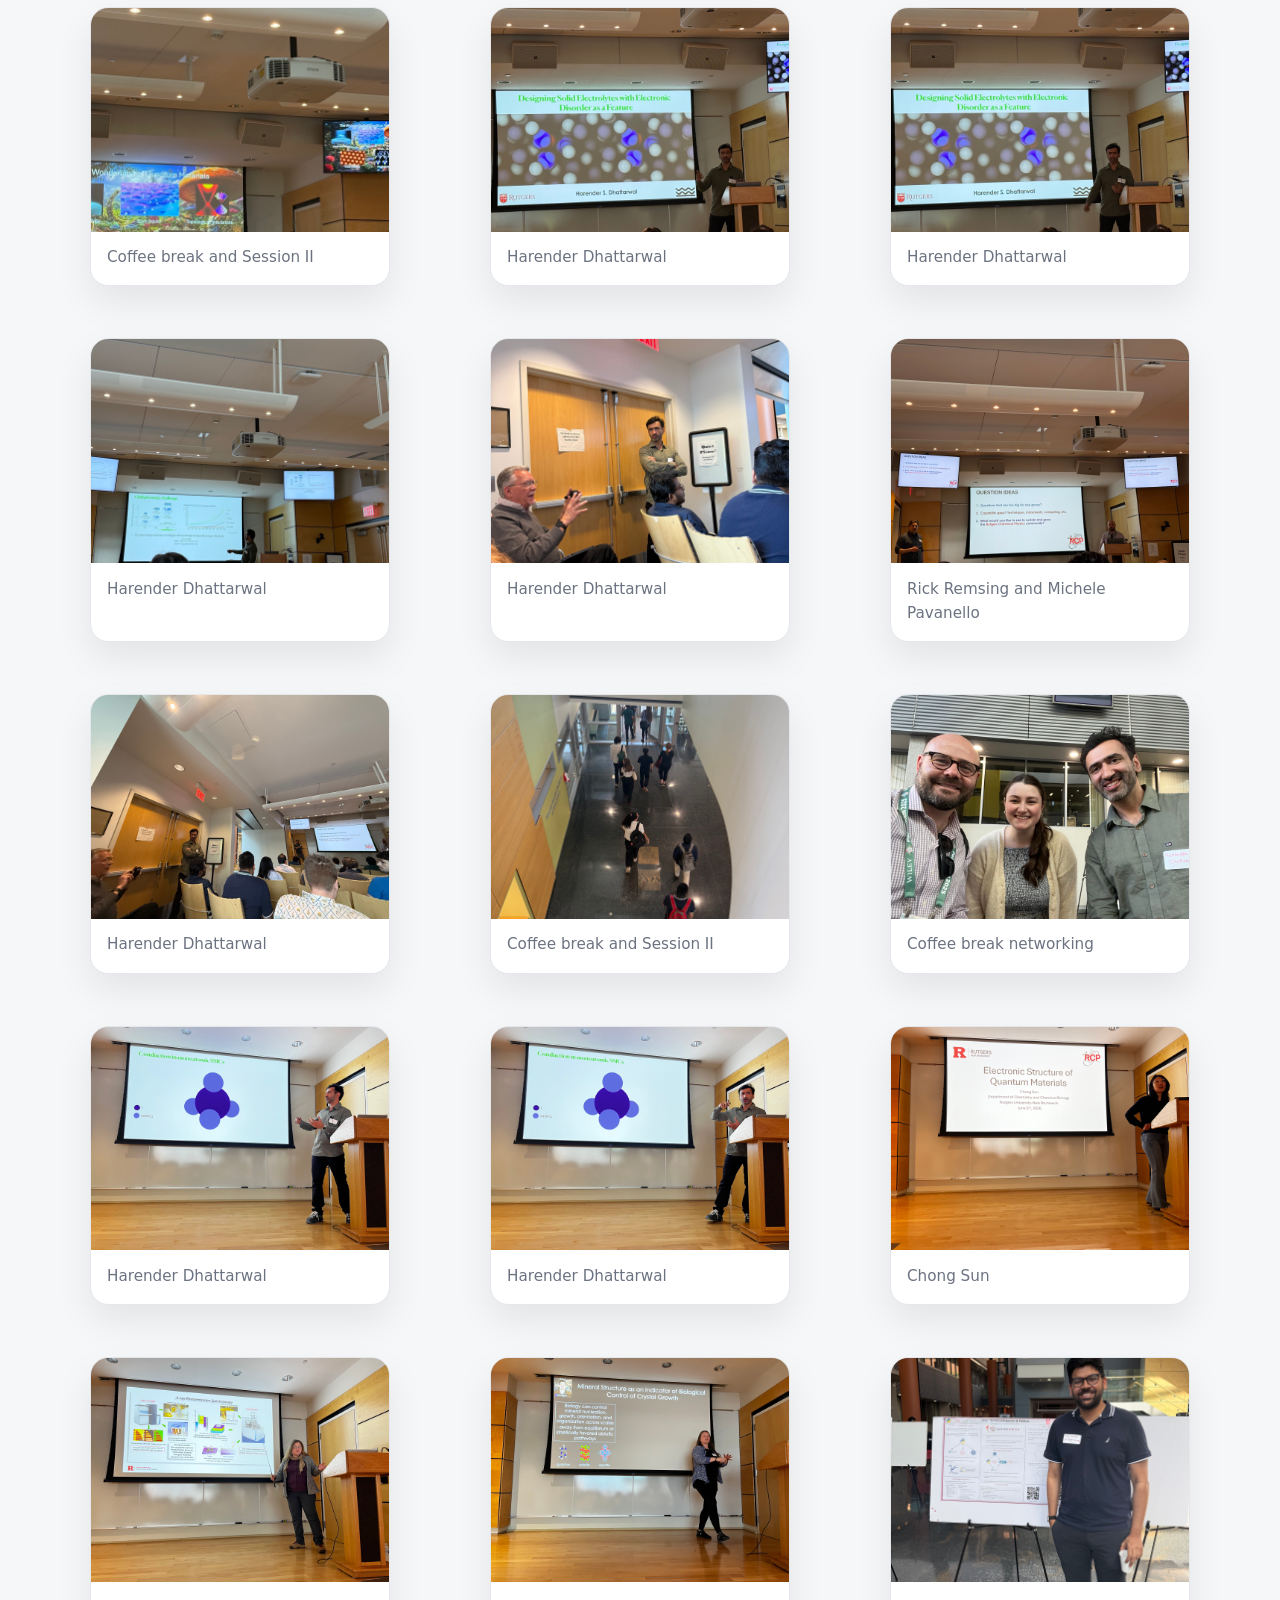
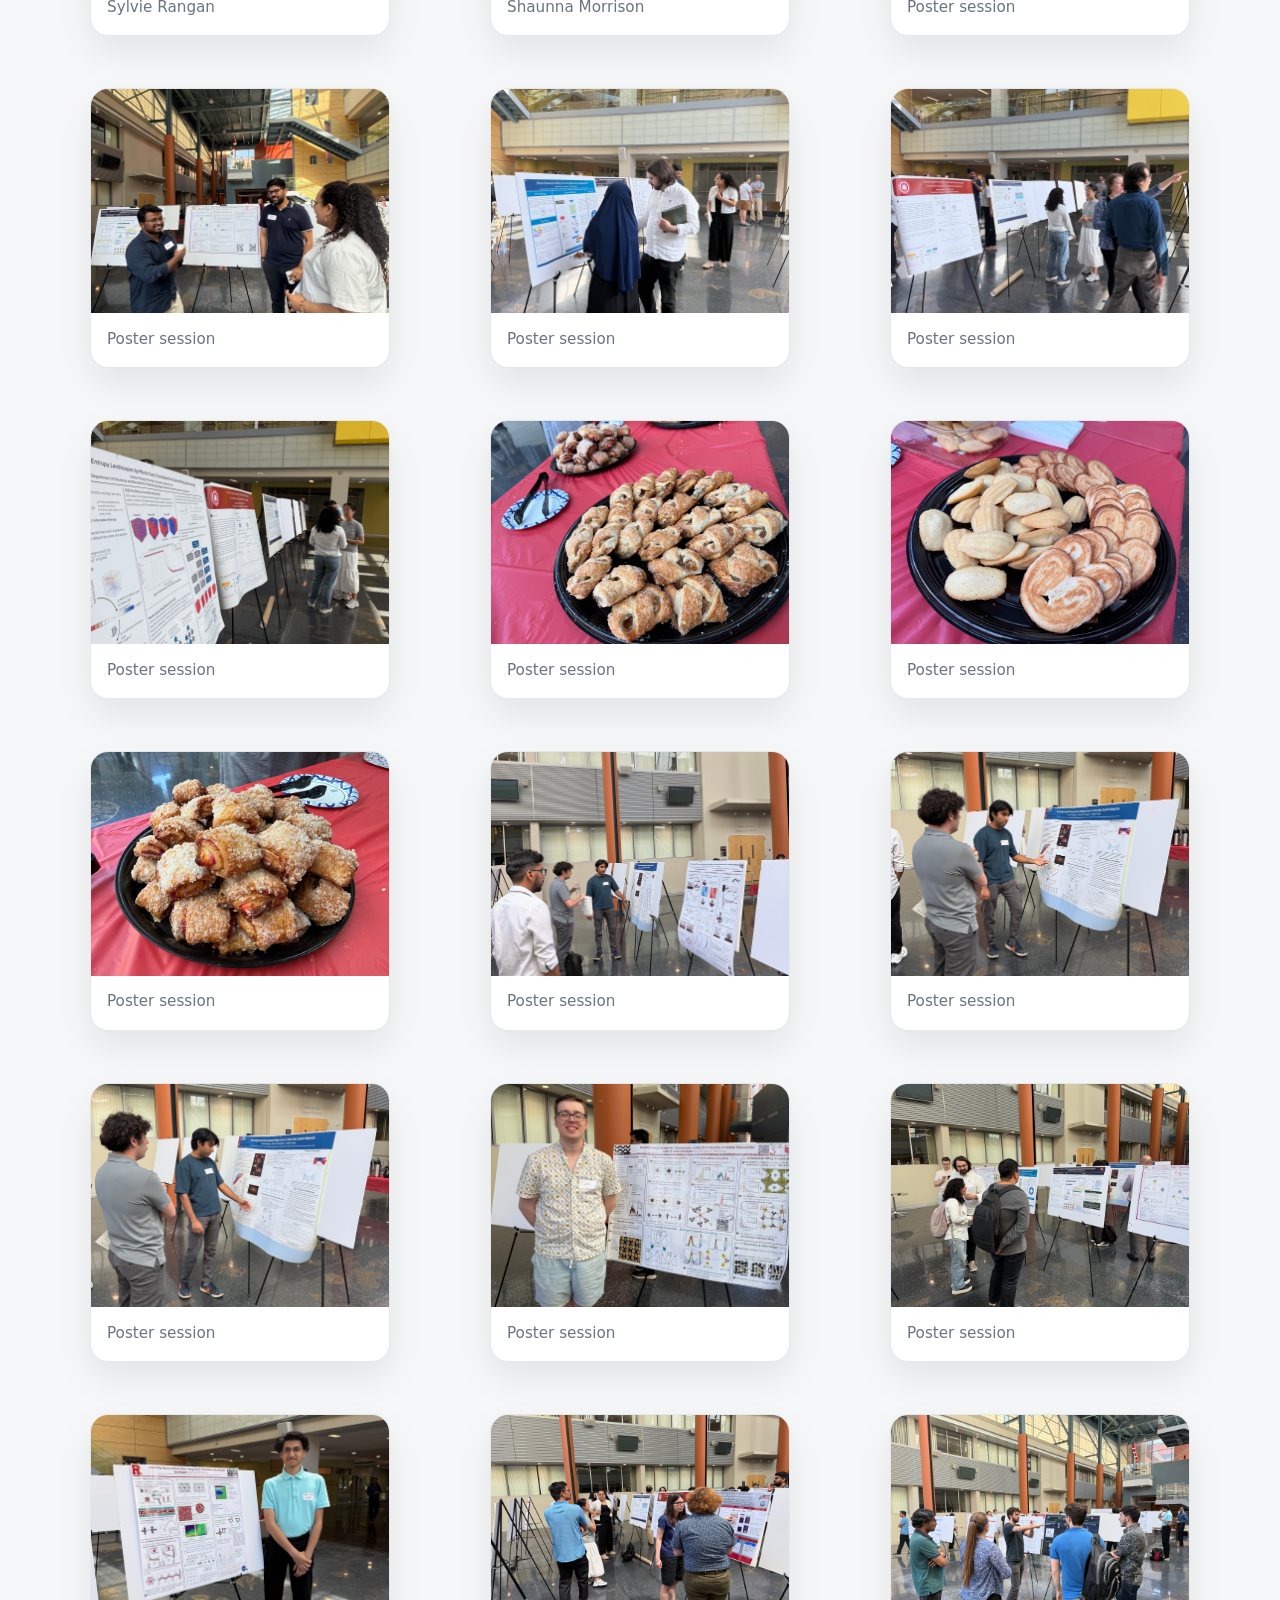
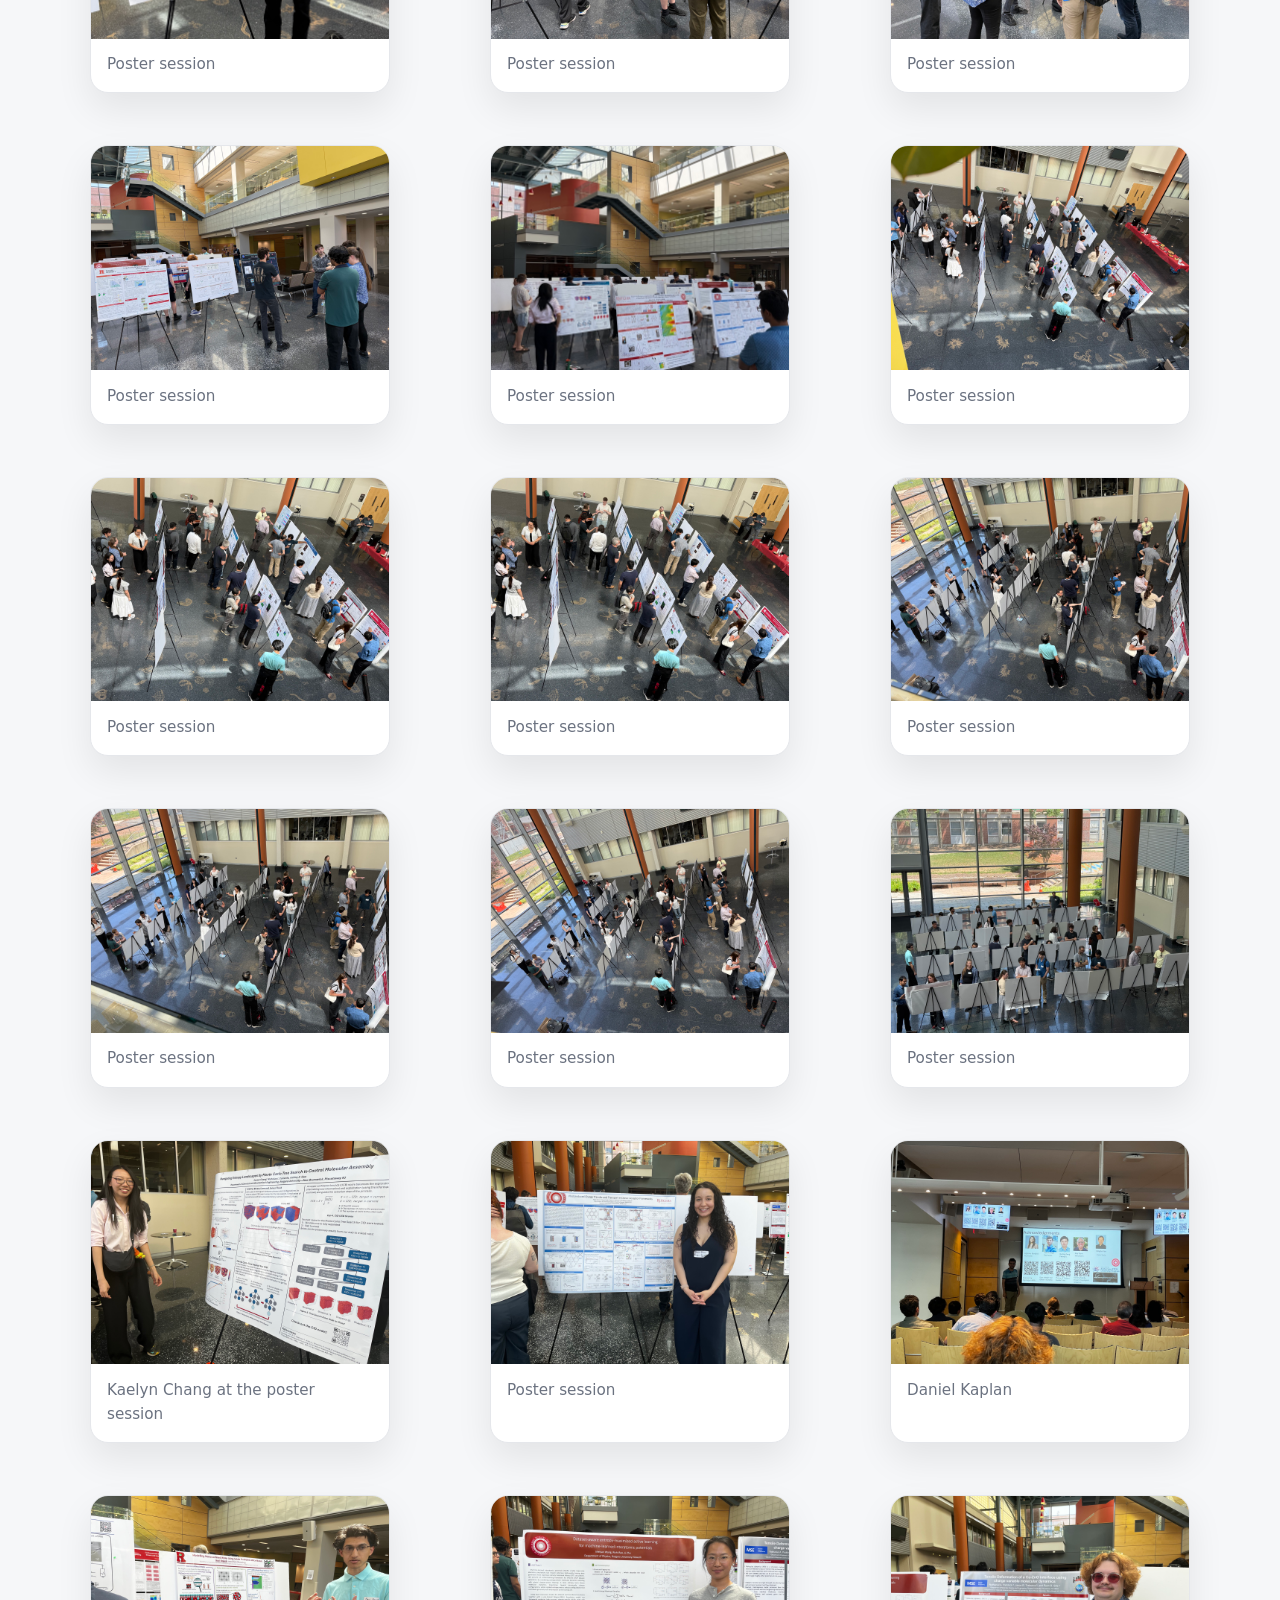
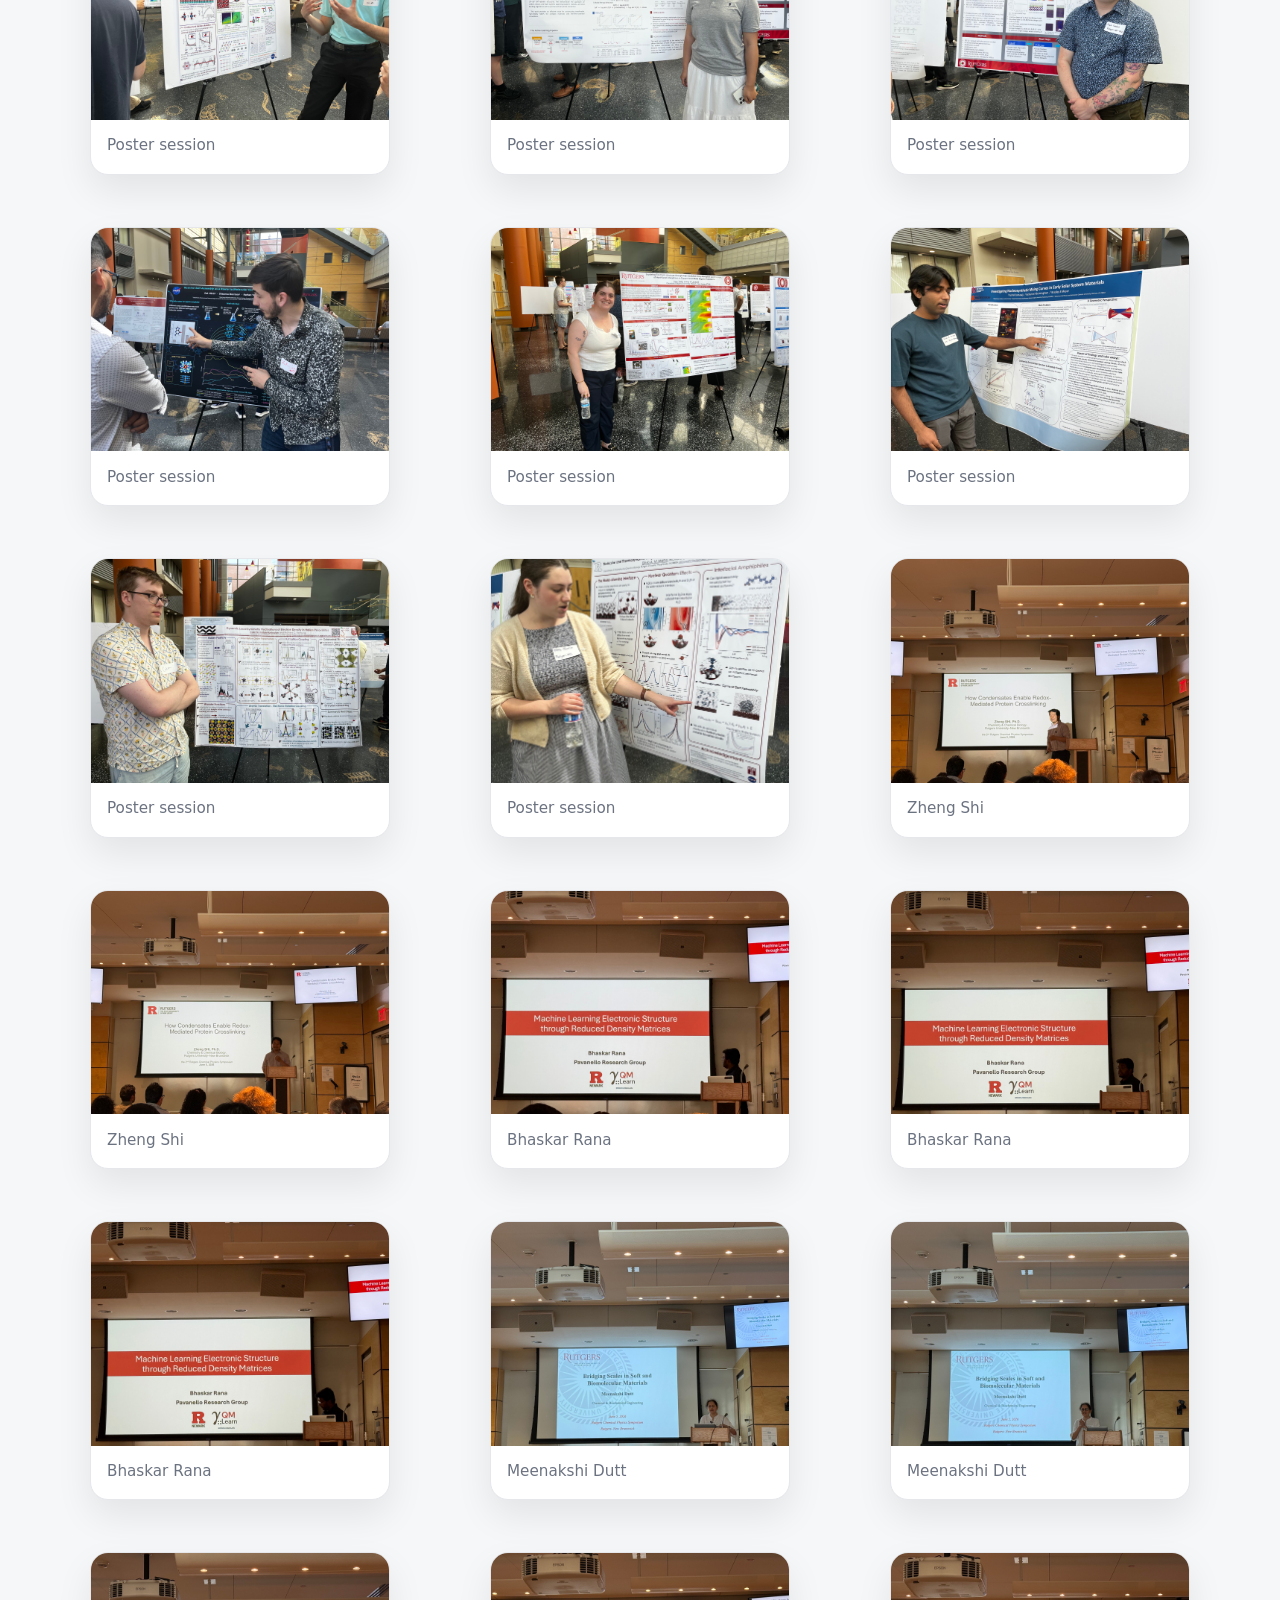
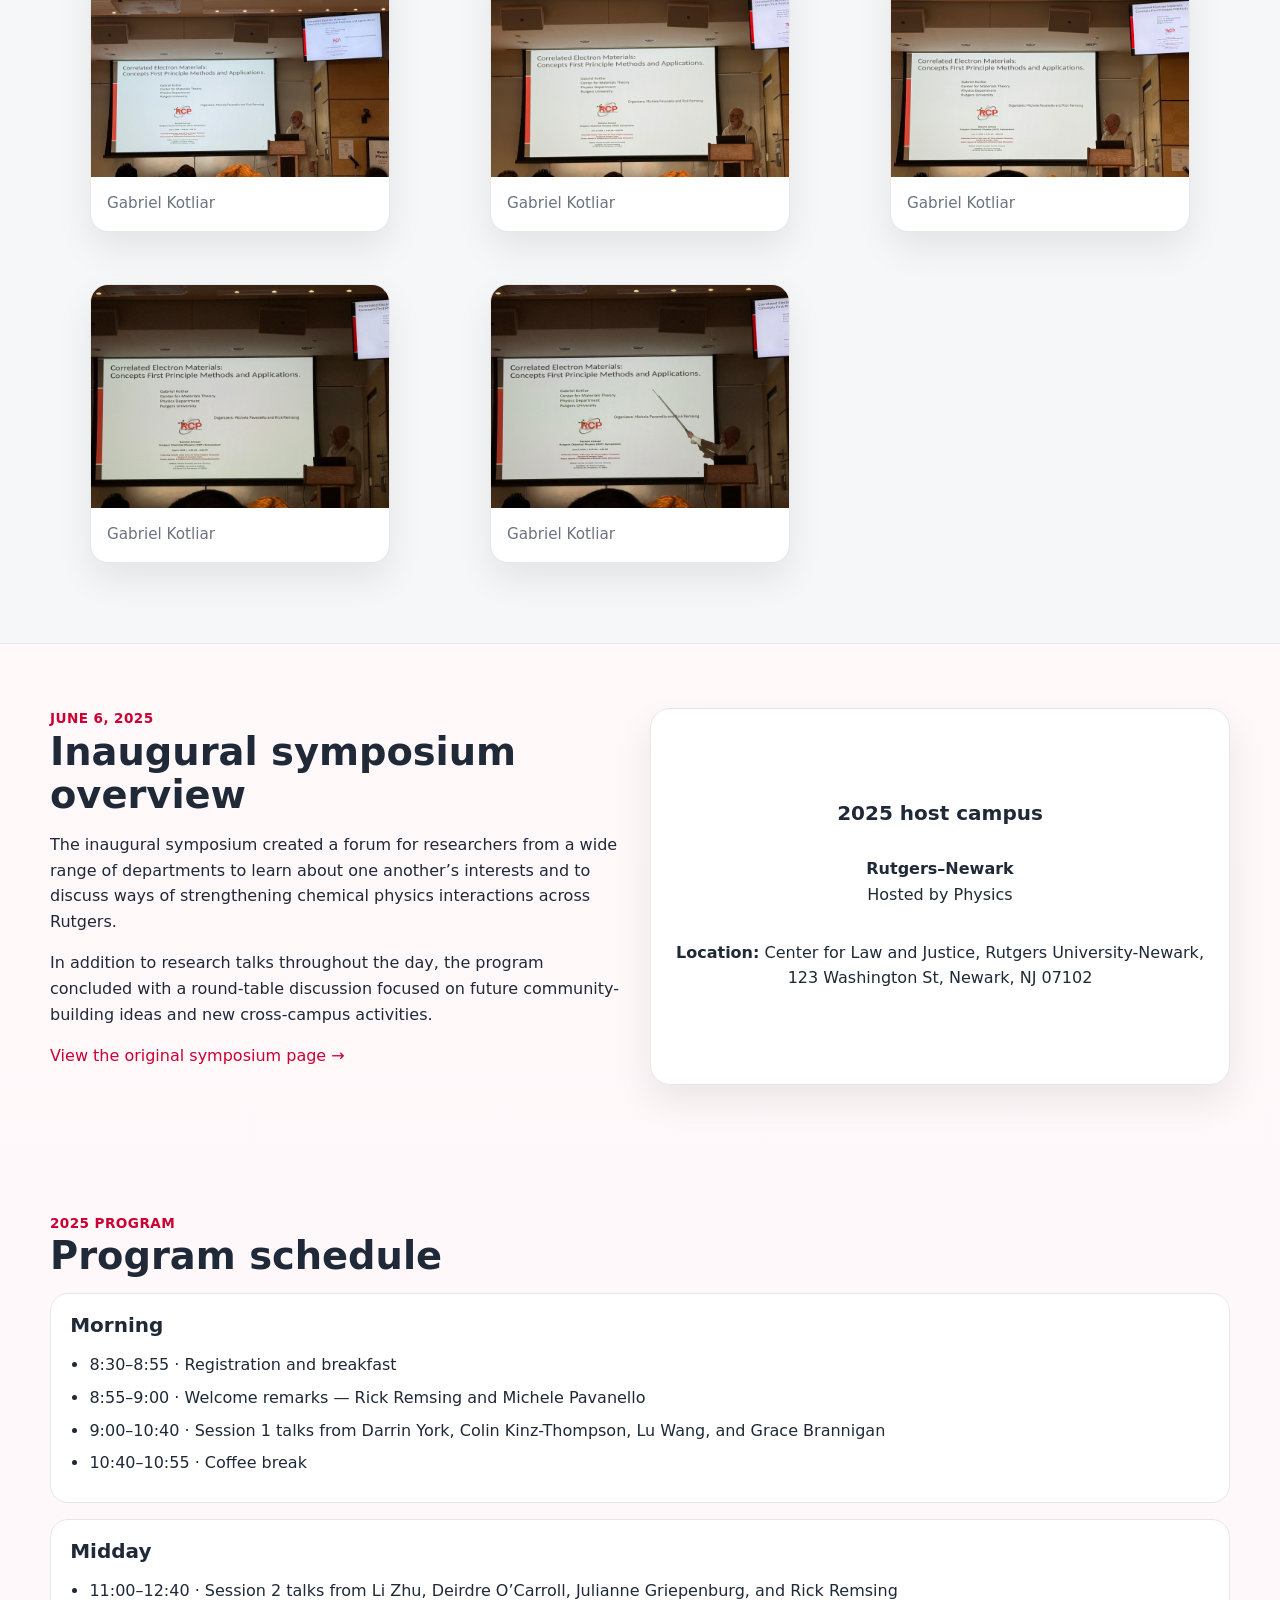
<file: symposium.html>
<!doctype html>
<html lang="en">
<head>
  <meta charset="UTF-8" />
  <meta name="viewport" content="width=device-width, initial-scale=1.0" />
  <title>RCP Symposium | Rutgers Chemical Physics</title>
  <meta name="description" content="RCP Symposium: 2026 program at Rutgers–New Brunswick, 2025 archive, and photo gallery." />
  <link rel="stylesheet" href="assets/css/styles.css" />
</head>
<body>
  <div class="topbar">
    <div class="container">
      <div><strong>Upcoming Symposium:</strong> <span data-rcp-symposium-topbar></span></div>
      <div>RCP Symposium</div>
    </div>
  </div>
  <header class="site-header">
    <div class="container nav-wrap">
      <a class="brand" href="index.html"><img src="assets/images/rutgers-logo.png" alt="Rutgers University logo" /><div class="brand-text">Rutgers Chemical Physics<span>Across New Brunswick, Newark, and Camden</span></div></a>
      <nav><ul><li><a href="index.html">Home</a></li><li><a href="about.html">About</a></li><li><a href="members.html">Member Groups</a></li><li><a href="symposium.html">RCP Symposium</a></li><li><a href="contact.html">Contact</a></li></ul></nav>
    </div>
  </header>
  <main>
    <section class="page-hero">
      <div class="container">
        <div class="kicker">RCP Symposium</div>
        <h1>Program, highlights, and photos</h1>
      </div>
    </section>

    <section class="section alt">
      <div class="container grid-2">
        <div>
          <div class="kicker">June 5, 2026</div>
          <h2>Second annual Rutgers Chemical Physics (RCP) Symposium</h2>
          <p class="lead"><strong>8:30 AM – 6:00 PM.</strong> Featuring faculty talks from all three Rutgers campuses, alongside student and postdoc talks, a poster session, and collaborative brainstorming discussions.</p>
        </div>
        <aside class="card card--vcenter">
          <h3>2026 host campus</h3>
          <p><strong>Rutgers–New Brunswick</strong><br />Hosted by Chemistry</p>
          <p><strong>Location:</strong> Life Sciences Building Lecture Hall and Atrium, 145 Bevier Rd, Piscataway, NJ 08854</p>
          <p><strong>Parking:</strong> <strong>Lot 54</strong> (in front of the Chemistry Building, 123 Bevier Rd) is the closest option. Visitors without a Rutgers pass must register before parking in Lots 54, 51B, 51, or 59: <a href="https://parkingbase.com/c/rutgers/d/3676664?eventId=962ad662-3b8c-41a7-99aa-d2ecc4a49e98" target="_blank" rel="noopener">guest parking registration</a> (Visitor → email and vehicle info). Permit holders only in assigned areas; others may be ticketed or towed.</p>
        </aside>
      </div>
    </section>

    <section class="section">
      <div class="container">
        <div class="kicker">2026 program</div>
        <h2>Program schedule</h2>
        <p class="small"><strong>Food:</strong> Lunch is not provided. Fruit and breakfast pastries will be available during morning registration; fruit and snacks during the poster session.</p>
        <div class="schedule">
          <div class="schedule-block">
            <h3>Morning</h3>
            <ul>
              <li>8:30–9:00 · Registration</li>
              <li><strong>Session I</strong> — Chair: Rick Remsing &amp; Michele Pavanello</li>
              <li>9:00–9:15 · Welcome &amp; symposium introduction — Michele Pavanello and Rick Remsing</li>
              <li>9:15–9:30 · Ryan Sills (Rutgers NB, Materials Science and Engineering)</li>
              <li>9:30–9:45 · Claudiu Stan (Rutgers Newark, Physics)</li>
              <li>9:45–10:00 · Kristina Keating (Rutgers Newark, Earth and Environmental Sciences)</li>
              <li>10:00–10:15 · Xuejian Wu (Rutgers Newark, Physics)</li>
              <li>10:15–10:35 · Coffee break</li>
              <li><strong>Session II</strong> — Chair: Olivia Martin (PhD student, Rutgers NB)</li>
              <li>10:35–10:50 · Sylvie Rangan (Rutgers NB, Physics)</li>
              <li>10:50–11:05 · Shaunna Morrison (Rutgers NB, Earth and Planetary Sciences)</li>
              <li>11:05–11:20 · Chong Sun (Rutgers NB, Chemistry and Chemical Biology)</li>
              <li>11:20–11:40 · Harender Dhattarwal (Postdoc, Remsing Lab, Rutgers NB, Chemistry and Chemical Biology)</li>
              <li>11:40–12:05 · Morning discussion — Identifying new questions</li>
            </ul>
          </div>
          <div class="schedule-block">
            <h3>Midday</h3>
            <ul>
              <li>12:05–1:20 · Lunch break (lunch not provided)</li>
              <li>During lunch · LSM lab tour (Sylvie Rangan) — Laboratory for Surface Modification, Nano Physics Laboratory (NPL), Busch campus. ~20–30 min; 8–10 participants per tour. One or two tours depending on interest.</li>
            </ul>
          </div>
          <div class="schedule-block">
            <h3>Afternoon</h3>
            <ul>
              <li><strong>Session III</strong> — Chair: Valeria Rios-Vargas (PhD student, Rutgers Newark)</li>
              <li>1:20–1:35 · Katherine Bermingham (Rutgers NB, Earth and Planetary Sciences)</li>
              <li>1:35–1:50 · Hong Fang (Rutgers Camden, Physics)</li>
              <li>1:50–2:05 · Piotr Piotrowiak (Rutgers Newark, Chemistry and Physics)</li>
              <li>2:05–2:25 · Daniel Kaplan (Postdoc, Rutgers NB, Physics)</li>
              <li>2:25–4:10 · Poster session (fruit, snacks, and coffee) — sponsored by Advanced Intelligent Discovery (AIDI), an open access journal by Wiley</li>
              <li><strong>Session IV</strong> — Chair: Harender Dhattarwal</li>
              <li>4:10–4:25 · Zheng Shi (Rutgers NB, Chemistry and Chemical Biology)</li>
              <li>4:25–4:45 · Bhaskar Rana (Postdoc, Pavanello group, Rutgers Newark, Physics)</li>
              <li>4:45–5:00 · Meenakshi Dutt (Rutgers NB, Chemical and Biochemical Engineering)</li>
              <li>5:00–5:15 · Gabi Kotliar (Rutgers NB, Physics)</li>
              <li>5:20–6:00 · Closing round table discussion</li>
            </ul>
            <div class="schedule-sponsor">
              <p class="small">Poster session sponsored by <strong>Advanced Intelligent Discovery (AIDI)</strong>, an open access journal by Wiley.</p>
              <img src="assets/images/aidi-logo.jpg" alt="Advanced Intelligent Discovery (AIDI) — open access journal by Wiley" width="360" />
            </div>
          </div>
        </div>
        <div class="symposium-tbd">
          <div class="kicker outcomes-section-label">Outcomes · June 2026</div>
          <div class="grid-2">
            <div class="card card--schedule-match">
              <h3>Community ideas discussed</h3>
              <ul class="list-clean">
                <li>Establish a live hub for the RCP community</li>
                <li>Short bios for each group with keywords describing research interests</li>
                <li>A shared list of equipment and facilities available across the RCP community</li>
                <li>Coordinate department seminar committees to share RCP-related seminars and Zoom links</li>
                <li>Monthly club meetings on RCP themes to develop a common language</li>
                <li>Partnerships with companies that could leverage RCP expertise and facilities</li>
              </ul>
            </div>
            <div class="card card--schedule-match">
              <h3>Planned next steps</h3>
              <ul class="list-clean">
                <li>Establish a live hub for the RCP community</li>
                <li>Continue organizing the yearly RCP symposium</li>
                <li>Broaden participation to Camden faculty and students</li>
                <li>Work towards building Rutgers-wide teams for big center grants</li>
              </ul>
            </div>
          </div>
        </div>
      </div>
    </section>

    <section class="section alt">
      <div class="container">
        <div class="kicker">Photo gallery</div>
        <h2>Scenes from the 2026 symposium</h2>
        <p class="small"><strong>Poster prize winners (AIDI Best Poster Award):</strong> Kushal Somayaji, Valeria Rios Vargas, and Dylan Klein.</p>
        <div class="grid-gallery">
          <figure class="gallery-item"><img src="assets/images/gallery-2026/photo-sessioniii-poster-img_9899.jpg" alt="Poster prize presentation — presented by Matteo Cavalleri, Editor in Chief of AIDI, at the 2026 RCP symposium" /><figcaption class="caption">Poster prize presentation — presented by Matteo Cavalleri, Editor in Chief of AIDI</figcaption></figure>
          <figure class="gallery-item"><img src="assets/images/gallery-2026/poster-prizes-p10.jpg" alt="Kushal Somayaji — presented by Matteo Cavalleri, Editor in Chief of AIDI, at the 2026 RCP symposium" /><figcaption class="caption">Kushal Somayaji — presented by Matteo Cavalleri, Editor in Chief of AIDI</figcaption></figure>
          <figure class="gallery-item"><img src="assets/images/gallery-2026/poster-prizes-p15.jpg" alt="Valeria Rios Vargas — presented by Matteo Cavalleri, Editor in Chief of AIDI, at the 2026 RCP symposium" /><figcaption class="caption">Valeria Rios Vargas — presented by Matteo Cavalleri, Editor in Chief of AIDI</figcaption></figure>
          <figure class="gallery-item"><img src="assets/images/gallery-2026/photo-sessioniii-poster-p5.jpg" alt="Dylan Klein — presented by Matteo Cavalleri, Editor in Chief of AIDI, at the 2026 RCP symposium" /><figcaption class="caption">Dylan Klein — presented by Matteo Cavalleri, Editor in Chief of AIDI</figcaption></figure>
          <figure class="gallery-item"><img src="assets/images/gallery-2026/photos-registration-sessioni-img_9785.jpg" alt="Rick Remsing at the 2026 RCP symposium" /><figcaption class="caption">Rick Remsing</figcaption></figure>
          <figure class="gallery-item"><img src="assets/images/gallery-2026/photos-registration-sessioni-img_9786.jpg" alt="Rick Remsing at the 2026 RCP symposium" /><figcaption class="caption">Rick Remsing</figcaption></figure>
          <figure class="gallery-item"><img src="assets/images/gallery-2026/photos-registration-sessioni-img_9787.jpg" alt="Ryan Sills at the 2026 RCP symposium" /><figcaption class="caption">Ryan Sills</figcaption></figure>
          <figure class="gallery-item"><img src="assets/images/gallery-2026/photos-registration-sessioni-img_9791.jpg" alt="Claudiu Stan at the 2026 RCP symposium" /><figcaption class="caption">Claudiu Stan</figcaption></figure>
          <figure class="gallery-item"><img src="assets/images/gallery-2026/photos-registration-sessioni-img_9793.jpg" alt="Claudiu Stan at the 2026 RCP symposium" /><figcaption class="caption">Claudiu Stan</figcaption></figure>
          <figure class="gallery-item"><img src="assets/images/gallery-2026/photos-registration-sessioni-img_9794.jpg" alt="Claudiu Stan at the 2026 RCP symposium" /><figcaption class="caption">Claudiu Stan</figcaption></figure>
          <figure class="gallery-item"><img src="assets/images/gallery-2026/photos-registration-sessioni-img_9795.jpg" alt="Claudiu Stan at the 2026 RCP symposium" /><figcaption class="caption">Claudiu Stan</figcaption></figure>
          <figure class="gallery-item"><img src="assets/images/gallery-2026/photos-registration-sessioni-img_9796.jpg" alt="Registration and Session I at the 2026 RCP symposium" /><figcaption class="caption">Registration and Session I</figcaption></figure>
          <figure class="gallery-item"><img src="assets/images/gallery-2026/photos-registration-sessioni-img_9797.jpg" alt="Registration and Session I at the 2026 RCP symposium" /><figcaption class="caption">Registration and Session I</figcaption></figure>
          <figure class="gallery-item"><img src="assets/images/gallery-2026/photos-registration-sessioni-img_9798.jpg" alt="Registration and Session I at the 2026 RCP symposium" /><figcaption class="caption">Registration and Session I</figcaption></figure>
          <figure class="gallery-item"><img src="assets/images/gallery-2026/photos-registration-sessioni-img_9799.jpg" alt="Registration and Session I at the 2026 RCP symposium" /><figcaption class="caption">Registration and Session I</figcaption></figure>
          <figure class="gallery-item"><img src="assets/images/gallery-2026/photos-registration-sessioni-img_9800.jpg" alt="Registration and Session I at the 2026 RCP symposium" /><figcaption class="caption">Registration and Session I</figcaption></figure>
          <figure class="gallery-item"><img src="assets/images/gallery-2026/photos-registration-sessioni-img_9801.jpg" alt="Registration and Session I at the 2026 RCP symposium" /><figcaption class="caption">Registration and Session I</figcaption></figure>
          <figure class="gallery-item"><img src="assets/images/gallery-2026/photos-registration-sessioni-img_9802.jpg" alt="Registration and Session I at the 2026 RCP symposium" /><figcaption class="caption">Registration and Session I</figcaption></figure>
          <figure class="gallery-item"><img src="assets/images/gallery-2026/photos-registration-sessioni-img_9803.jpg" alt="Registration and Session I at the 2026 RCP symposium" /><figcaption class="caption">Registration and Session I</figcaption></figure>
          <figure class="gallery-item"><img src="assets/images/gallery-2026/photos-registration-sessioni-img_9805.jpg" alt="Kristina Keating at the 2026 RCP symposium" /><figcaption class="caption">Kristina Keating</figcaption></figure>
          <figure class="gallery-item"><img src="assets/images/gallery-2026/photos-registration-sessioni-img_9807.jpg" alt="Kristina Keating at the 2026 RCP symposium" /><figcaption class="caption">Kristina Keating</figcaption></figure>
          <figure class="gallery-item"><img src="assets/images/gallery-2026/photos-registration-sessioni-img_9808.jpg" alt="Kristina Keating and the RCP 2026 audience at the 2026 RCP symposium" /><figcaption class="caption">Kristina Keating and the RCP 2026 audience</figcaption></figure>
          <figure class="gallery-item"><img src="assets/images/gallery-2026/photos-registration-sessioni-img_9809.jpg" alt="Xuejian Wu at the 2026 RCP symposium" /><figcaption class="caption">Xuejian Wu</figcaption></figure>
          <figure class="gallery-item"><img src="assets/images/gallery-2026/photos-registration-sessioni-img_9810.jpg" alt="Xuejian Wu at the 2026 RCP symposium" /><figcaption class="caption">Xuejian Wu</figcaption></figure>
          <figure class="gallery-item"><img src="assets/images/gallery-2026/photos-sessioni-p4.jpg" alt="Kristina Keating at the 2026 RCP symposium" /><figcaption class="caption">Kristina Keating</figcaption></figure>
          <figure class="gallery-item"><img src="assets/images/gallery-2026/photos-coffeebreak-sessionii-img_9811.jpg" alt="Coffee break and Session II at the 2026 RCP symposium" /><figcaption class="caption">Coffee break and Session II</figcaption></figure>
          <figure class="gallery-item"><img src="assets/images/gallery-2026/photos-coffeebreak-sessionii-img_9812.jpg" alt="Coffee break and Session II at the 2026 RCP symposium" /><figcaption class="caption">Coffee break and Session II</figcaption></figure>
          <figure class="gallery-item"><img src="assets/images/gallery-2026/photos-coffeebreak-sessionii-img_9813.jpg" alt="Coffee break and Session II at the 2026 RCP symposium" /><figcaption class="caption">Coffee break and Session II</figcaption></figure>
          <figure class="gallery-item"><img src="assets/images/gallery-2026/photos-coffeebreak-sessionii-img_9814.jpg" alt="Coffee break and Session II at the 2026 RCP symposium" /><figcaption class="caption">Coffee break and Session II</figcaption></figure>
          <figure class="gallery-item"><img src="assets/images/gallery-2026/photos-coffeebreak-sessionii-img_9815.jpg" alt="Coffee break and Session II at the 2026 RCP symposium" /><figcaption class="caption">Coffee break and Session II</figcaption></figure>
          <figure class="gallery-item"><img src="assets/images/gallery-2026/photos-coffeebreak-sessionii-img_9821.jpg" alt="Coffee break and Session II at the 2026 RCP symposium" /><figcaption class="caption">Coffee break and Session II</figcaption></figure>
          <figure class="gallery-item"><img src="assets/images/gallery-2026/photos-coffeebreak-sessionii-img_9822.jpg" alt="Sylvie Rangan at the 2026 RCP symposium" /><figcaption class="caption">Sylvie Rangan</figcaption></figure>
          <figure class="gallery-item"><img src="assets/images/gallery-2026/photos-coffeebreak-sessionii-img_9823.jpg" alt="Sylvie Rangan at the 2026 RCP symposium" /><figcaption class="caption">Sylvie Rangan</figcaption></figure>
          <figure class="gallery-item"><img src="assets/images/gallery-2026/photos-coffeebreak-sessionii-img_9825.jpg" alt="Sylvie Rangan at the 2026 RCP symposium" /><figcaption class="caption">Sylvie Rangan</figcaption></figure>
          <figure class="gallery-item"><img src="assets/images/gallery-2026/photos-coffeebreak-sessionii-img_9826.jpg" alt="Sylvie Rangan at the 2026 RCP symposium" /><figcaption class="caption">Sylvie Rangan</figcaption></figure>
          <figure class="gallery-item"><img src="assets/images/gallery-2026/photos-coffeebreak-sessionii-img_9827.jpg" alt="Sylvie Rangan at the 2026 RCP symposium" /><figcaption class="caption">Sylvie Rangan</figcaption></figure>
          <figure class="gallery-item"><img src="assets/images/gallery-2026/photos-coffeebreak-sessionii-img_9828.jpg" alt="Sylvie Rangan at the 2026 RCP symposium" /><figcaption class="caption">Sylvie Rangan</figcaption></figure>
          <figure class="gallery-item"><img src="assets/images/gallery-2026/photos-coffeebreak-sessionii-img_9829.jpg" alt="Sylvie Rangan at the 2026 RCP symposium" /><figcaption class="caption">Sylvie Rangan</figcaption></figure>
          <figure class="gallery-item"><img src="assets/images/gallery-2026/photos-coffeebreak-sessionii-img_9830.jpg" alt="Shaunna Morrison at the 2026 RCP symposium" /><figcaption class="caption">Shaunna Morrison</figcaption></figure>
          <figure class="gallery-item"><img src="assets/images/gallery-2026/photos-coffeebreak-sessionii-img_9832.jpg" alt="Shaunna Morrison at the 2026 RCP symposium" /><figcaption class="caption">Shaunna Morrison</figcaption></figure>
          <figure class="gallery-item"><img src="assets/images/gallery-2026/photos-coffeebreak-sessionii-img_9833.jpg" alt="Shaunna Morrison at the 2026 RCP symposium" /><figcaption class="caption">Shaunna Morrison</figcaption></figure>
          <figure class="gallery-item"><img src="assets/images/gallery-2026/photos-coffeebreak-sessionii-img_9841.jpg" alt="Coffee break and Session II at the 2026 RCP symposium" /><figcaption class="caption">Coffee break and Session II</figcaption></figure>
          <figure class="gallery-item"><img src="assets/images/gallery-2026/photos-coffeebreak-sessionii-img_9843.jpg" alt="Coffee break and Session II at the 2026 RCP symposium" /><figcaption class="caption">Coffee break and Session II</figcaption></figure>
          <figure class="gallery-item"><img src="assets/images/gallery-2026/photos-coffeebreak-sessionii-img_9848.jpg" alt="Harender Dhattarwal at the 2026 RCP symposium" /><figcaption class="caption">Harender Dhattarwal</figcaption></figure>
          <figure class="gallery-item"><img src="assets/images/gallery-2026/photos-coffeebreak-sessionii-img_9849.jpg" alt="Harender Dhattarwal at the 2026 RCP symposium" /><figcaption class="caption">Harender Dhattarwal</figcaption></figure>
          <figure class="gallery-item"><img src="assets/images/gallery-2026/photos-coffeebreak-sessionii-img_9850.jpg" alt="Harender Dhattarwal at the 2026 RCP symposium" /><figcaption class="caption">Harender Dhattarwal</figcaption></figure>
          <figure class="gallery-item"><img src="assets/images/gallery-2026/photos-coffeebreak-sessionii-img_9851.jpg" alt="Harender Dhattarwal at the 2026 RCP symposium" /><figcaption class="caption">Harender Dhattarwal</figcaption></figure>
          <figure class="gallery-item"><img src="assets/images/gallery-2026/photos-coffeebreak-sessionii-img_9853.jpg" alt="Rick Remsing and Michele Pavanello at the 2026 RCP symposium" /><figcaption class="caption">Rick Remsing and Michele Pavanello</figcaption></figure>
          <figure class="gallery-item"><img src="assets/images/gallery-2026/photos-coffeebreak-sessionii-img_9854.jpg" alt="Harender Dhattarwal at the 2026 RCP symposium" /><figcaption class="caption">Harender Dhattarwal</figcaption></figure>
          <figure class="gallery-item"><img src="assets/images/gallery-2026/photos-coffeebreak-sessionii-img_9855.jpg" alt="Coffee break and Session II at the 2026 RCP symposium" /><figcaption class="caption">Coffee break and Session II</figcaption></figure>
          <figure class="gallery-item"><img src="assets/images/gallery-2026/photos-coffeebreak-sessionii-p14.jpg" alt="Coffee break networking at the 2026 RCP symposium" /><figcaption class="caption">Coffee break networking</figcaption></figure>
          <figure class="gallery-item"><img src="assets/images/gallery-2026/photos-sessionii-iii-p1.jpg" alt="Harender Dhattarwal at the 2026 RCP symposium" /><figcaption class="caption">Harender Dhattarwal</figcaption></figure>
          <figure class="gallery-item"><img src="assets/images/gallery-2026/photos-sessionii-iii-p19.jpg" alt="Harender Dhattarwal at the 2026 RCP symposium" /><figcaption class="caption">Harender Dhattarwal</figcaption></figure>
          <figure class="gallery-item"><img src="assets/images/gallery-2026/photos-sessionii-iii-p2.jpg" alt="Chong Sun at the 2026 RCP symposium" /><figcaption class="caption">Chong Sun</figcaption></figure>
          <figure class="gallery-item"><img src="assets/images/gallery-2026/photos-sessionii-iii-p6.jpg" alt="Sylvie Rangan at the 2026 RCP symposium" /><figcaption class="caption">Sylvie Rangan</figcaption></figure>
          <figure class="gallery-item"><img src="assets/images/gallery-2026/photos-sessionii-iii-p7.jpg" alt="Shaunna Morrison at the 2026 RCP symposium" /><figcaption class="caption">Shaunna Morrison</figcaption></figure>
          <figure class="gallery-item"><img src="assets/images/gallery-2026/photo-sessioniii-poster-img_9816.jpg" alt="Poster session at the 2026 RCP symposium" /><figcaption class="caption">Poster session</figcaption></figure>
          <figure class="gallery-item"><img src="assets/images/gallery-2026/photo-sessioniii-poster-img_9817.jpg" alt="Poster session at the 2026 RCP symposium" /><figcaption class="caption">Poster session</figcaption></figure>
          <figure class="gallery-item"><img src="assets/images/gallery-2026/photo-sessioniii-poster-img_9818.jpg" alt="Poster session at the 2026 RCP symposium" /><figcaption class="caption">Poster session</figcaption></figure>
          <figure class="gallery-item"><img src="assets/images/gallery-2026/photo-sessioniii-poster-img_9819.jpg" alt="Poster session at the 2026 RCP symposium" /><figcaption class="caption">Poster session</figcaption></figure>
          <figure class="gallery-item"><img src="assets/images/gallery-2026/photo-sessioniii-poster-img_9820.jpg" alt="Poster session at the 2026 RCP symposium" /><figcaption class="caption">Poster session</figcaption></figure>
          <figure class="gallery-item"><img src="assets/images/gallery-2026/photo-sessioniii-poster-img_9876.jpg" alt="Poster session at the 2026 RCP symposium" /><figcaption class="caption">Poster session</figcaption></figure>
          <figure class="gallery-item"><img src="assets/images/gallery-2026/photo-sessioniii-poster-img_9877.jpg" alt="Poster session at the 2026 RCP symposium" /><figcaption class="caption">Poster session</figcaption></figure>
          <figure class="gallery-item"><img src="assets/images/gallery-2026/photo-sessioniii-poster-img_9878.jpg" alt="Poster session at the 2026 RCP symposium" /><figcaption class="caption">Poster session</figcaption></figure>
          <figure class="gallery-item"><img src="assets/images/gallery-2026/photo-sessioniii-poster-img_9879.jpg" alt="Poster session at the 2026 RCP symposium" /><figcaption class="caption">Poster session</figcaption></figure>
          <figure class="gallery-item"><img src="assets/images/gallery-2026/photo-sessioniii-poster-img_9880.jpg" alt="Poster session at the 2026 RCP symposium" /><figcaption class="caption">Poster session</figcaption></figure>
          <figure class="gallery-item"><img src="assets/images/gallery-2026/photo-sessioniii-poster-img_9881.jpg" alt="Poster session at the 2026 RCP symposium" /><figcaption class="caption">Poster session</figcaption></figure>
          <figure class="gallery-item"><img src="assets/images/gallery-2026/photo-sessioniii-poster-img_9882.jpg" alt="Poster session at the 2026 RCP symposium" /><figcaption class="caption">Poster session</figcaption></figure>
          <figure class="gallery-item"><img src="assets/images/gallery-2026/photo-sessioniii-poster-img_9884.jpg" alt="Poster session at the 2026 RCP symposium" /><figcaption class="caption">Poster session</figcaption></figure>
          <figure class="gallery-item"><img src="assets/images/gallery-2026/photo-sessioniii-poster-img_9886.jpg" alt="Poster session at the 2026 RCP symposium" /><figcaption class="caption">Poster session</figcaption></figure>
          <figure class="gallery-item"><img src="assets/images/gallery-2026/photo-sessioniii-poster-img_9887.jpg" alt="Poster session at the 2026 RCP symposium" /><figcaption class="caption">Poster session</figcaption></figure>
          <figure class="gallery-item"><img src="assets/images/gallery-2026/photo-sessioniii-poster-img_9888.jpg" alt="Poster session at the 2026 RCP symposium" /><figcaption class="caption">Poster session</figcaption></figure>
          <figure class="gallery-item"><img src="assets/images/gallery-2026/photo-sessioniii-poster-img_9889.jpg" alt="Poster session at the 2026 RCP symposium" /><figcaption class="caption">Poster session</figcaption></figure>
          <figure class="gallery-item"><img src="assets/images/gallery-2026/photo-sessioniii-poster-img_9890.jpg" alt="Poster session at the 2026 RCP symposium" /><figcaption class="caption">Poster session</figcaption></figure>
          <figure class="gallery-item"><img src="assets/images/gallery-2026/photo-sessioniii-poster-img_9891.jpg" alt="Poster session at the 2026 RCP symposium" /><figcaption class="caption">Poster session</figcaption></figure>
          <figure class="gallery-item"><img src="assets/images/gallery-2026/photo-sessioniii-poster-img_9892.jpg" alt="Poster session at the 2026 RCP symposium" /><figcaption class="caption">Poster session</figcaption></figure>
          <figure class="gallery-item"><img src="assets/images/gallery-2026/photo-sessioniii-poster-img_9893.jpg" alt="Poster session at the 2026 RCP symposium" /><figcaption class="caption">Poster session</figcaption></figure>
          <figure class="gallery-item"><img src="assets/images/gallery-2026/photo-sessioniii-poster-img_9894.jpg" alt="Poster session at the 2026 RCP symposium" /><figcaption class="caption">Poster session</figcaption></figure>
          <figure class="gallery-item"><img src="assets/images/gallery-2026/photo-sessioniii-poster-img_9895.jpg" alt="Poster session at the 2026 RCP symposium" /><figcaption class="caption">Poster session</figcaption></figure>
          <figure class="gallery-item"><img src="assets/images/gallery-2026/photo-sessioniii-poster-img_9896.jpg" alt="Poster session at the 2026 RCP symposium" /><figcaption class="caption">Poster session</figcaption></figure>
          <figure class="gallery-item"><img src="assets/images/gallery-2026/photo-sessioniii-poster-img_9897.jpg" alt="Poster session at the 2026 RCP symposium" /><figcaption class="caption">Poster session</figcaption></figure>
          <figure class="gallery-item"><img src="assets/images/gallery-2026/photo-sessioniii-poster-p11.jpg" alt="Kaelyn Chang at the poster session at the 2026 RCP symposium" /><figcaption class="caption">Kaelyn Chang at the poster session</figcaption></figure>
          <figure class="gallery-item"><img src="assets/images/gallery-2026/photo-sessioniii-poster-p12.jpg" alt="Poster session at the 2026 RCP symposium" /><figcaption class="caption">Poster session</figcaption></figure>
          <figure class="gallery-item"><img src="assets/images/gallery-2026/photo-sessioniii-poster-p13.jpg" alt="Daniel Kaplan presenting at the 2026 RCP symposium" /><figcaption class="caption">Daniel Kaplan</figcaption></figure>
          <figure class="gallery-item"><img src="assets/images/gallery-2026/photo-sessioniii-poster-p16.jpg" alt="Poster session at the 2026 RCP symposium" /><figcaption class="caption">Poster session</figcaption></figure>
          <figure class="gallery-item"><img src="assets/images/gallery-2026/photo-sessioniii-poster-p17.jpg" alt="Poster session at the 2026 RCP symposium" /><figcaption class="caption">Poster session</figcaption></figure>
          <figure class="gallery-item"><img src="assets/images/gallery-2026/photo-sessioniii-poster-p20.jpg" alt="Poster session at the 2026 RCP symposium" /><figcaption class="caption">Poster session</figcaption></figure>
          <figure class="gallery-item"><img src="assets/images/gallery-2026/photo-sessioniii-poster-p21.jpg" alt="Poster session at the 2026 RCP symposium" /><figcaption class="caption">Poster session</figcaption></figure>
          <figure class="gallery-item"><img src="assets/images/gallery-2026/photo-sessioniii-poster-p22.jpg" alt="Poster session at the 2026 RCP symposium" /><figcaption class="caption">Poster session</figcaption></figure>
          <figure class="gallery-item"><img src="assets/images/gallery-2026/photo-sessioniii-poster-p3.jpg" alt="Poster session at the 2026 RCP symposium" /><figcaption class="caption">Poster session</figcaption></figure>
          <figure class="gallery-item"><img src="assets/images/gallery-2026/photo-sessioniii-poster-p8.jpg" alt="Poster session at the 2026 RCP symposium" /><figcaption class="caption">Poster session</figcaption></figure>
          <figure class="gallery-item"><img src="assets/images/gallery-2026/photo-sessioniii-poster-p9.jpg" alt="Poster session at the 2026 RCP symposium" /><figcaption class="caption">Poster session</figcaption></figure>
          <figure class="gallery-item"><img src="assets/images/gallery-2026/photos-sessioniv-discussion-img_9900.jpg" alt="Zheng Shi at the 2026 RCP symposium" /><figcaption class="caption">Zheng Shi</figcaption></figure>
          <figure class="gallery-item"><img src="assets/images/gallery-2026/photos-sessioniv-discussion-img_9901.jpg" alt="Zheng Shi at the 2026 RCP symposium" /><figcaption class="caption">Zheng Shi</figcaption></figure>
          <figure class="gallery-item"><img src="assets/images/gallery-2026/photos-sessioniv-discussion-img_9903.jpg" alt="Bhaskar Rana at the 2026 RCP symposium" /><figcaption class="caption">Bhaskar Rana</figcaption></figure>
          <figure class="gallery-item"><img src="assets/images/gallery-2026/photos-sessioniv-discussion-img_9904.jpg" alt="Bhaskar Rana at the 2026 RCP symposium" /><figcaption class="caption">Bhaskar Rana</figcaption></figure>
          <figure class="gallery-item"><img src="assets/images/gallery-2026/photos-sessioniv-discussion-img_9905.jpg" alt="Bhaskar Rana at the 2026 RCP symposium" /><figcaption class="caption">Bhaskar Rana</figcaption></figure>
          <figure class="gallery-item"><img src="assets/images/gallery-2026/photos-sessioniv-discussion-img_9906.jpg" alt="Meenakshi Dutt at the 2026 RCP symposium" /><figcaption class="caption">Meenakshi Dutt</figcaption></figure>
          <figure class="gallery-item"><img src="assets/images/gallery-2026/photos-sessioniv-discussion-img_9907.jpg" alt="Meenakshi Dutt at the 2026 RCP symposium" /><figcaption class="caption">Meenakshi Dutt</figcaption></figure>
          <figure class="gallery-item"><img src="assets/images/gallery-2026/photos-sessioniv-discussion-img_9909.jpg" alt="Gabriel Kotliar at the 2026 RCP symposium" /><figcaption class="caption">Gabriel Kotliar</figcaption></figure>
          <figure class="gallery-item"><img src="assets/images/gallery-2026/photos-sessioniv-discussion-img_9910.jpg" alt="Gabriel Kotliar at the 2026 RCP symposium" /><figcaption class="caption">Gabriel Kotliar</figcaption></figure>
          <figure class="gallery-item"><img src="assets/images/gallery-2026/photos-sessioniv-discussion-img_9911.jpg" alt="Gabriel Kotliar at the 2026 RCP symposium" /><figcaption class="caption">Gabriel Kotliar</figcaption></figure>
          <figure class="gallery-item"><img src="assets/images/gallery-2026/photos-sessioniv-discussion-img_9912.jpg" alt="Gabriel Kotliar at the 2026 RCP symposium" /><figcaption class="caption">Gabriel Kotliar</figcaption></figure>
          <figure class="gallery-item"><img src="assets/images/gallery-2026/photos-sessioniv-discussion-img_9913.jpg" alt="Gabriel Kotliar at the 2026 RCP symposium" /><figcaption class="caption">Gabriel Kotliar</figcaption></figure>
        </div>        </div>
      </div>
    </section>

    <section class="section">
      <div class="container grid-2">
        <div>
          <div class="kicker">June 6, 2025</div>
          <h2>Inaugural symposium overview</h2>
          <p>The inaugural symposium created a forum for researchers from a wide range of departments to learn about one another’s interests and to discuss ways of strengthening chemical physics interactions across Rutgers.</p>
          <p>In addition to research talks throughout the day, the program concluded with a round-table discussion focused on future community-building ideas and new cross-campus activities.</p>
          <p><a href="https://remsinglab.com/rcp-symposium" target="_blank" rel="noopener">View the original symposium page →</a></p>
        </div>
        <aside class="card card--vcenter">
          <h3>2025 host campus</h3>
          <p><strong>Rutgers–Newark</strong><br />Hosted by Physics</p>
          <p><strong>Location:</strong> Center for Law and Justice, Rutgers University-Newark, 123 Washington St, Newark, NJ 07102</p>
        </aside>
      </div>
    </section>

    <section class="section">
      <div class="container">
        <div class="kicker">2025 program</div>
        <h2>Program schedule</h2>
        <div class="schedule">
          <div class="schedule-block">
            <h3>Morning</h3>
            <ul>
              <li>8:30–8:55 · Registration and breakfast</li>
              <li>8:55–9:00 · Welcome remarks — Rick Remsing and Michele Pavanello</li>
              <li>9:00–10:40 · Session 1 talks from Darrin York, Colin Kinz-Thompson, Lu Wang, and Grace Brannigan</li>
              <li>10:40–10:55 · Coffee break</li>
            </ul>
          </div>
          <div class="schedule-block">
            <h3>Midday</h3>
            <ul>
              <li>11:00–12:40 · Session 2 talks from Li Zhu, Deirdre O’Carroll, Julianne Griepenburg, and Rick Remsing</li>
              <li>12:45–2:00 · Lunch</li>
            </ul>
          </div>
          <div class="schedule-block">
            <h3>Afternoon</h3>
            <ul>
              <li>2:00–3:40 · Session 3 talks from Neepa Maitra, Ashley Guo, Jed Pixley, and Michele Pavanello</li>
              <li>3:40–3:55 · Coffee break</li>
              <li>4:00–4:50 · Session 4 talks from Jenny Lockard and Andy Nieuwkoop</li>
              <li>4:50–5:50 · Round-table discussion on the future of chemical physics at Rutgers</li>
            </ul>
          </div>
        </div>
      </div>
    </section>

    <section class="section">
      <div class="container">
        <div class="kicker outcomes-section-label">Outcomes · after June 2025</div>
        <div class="grid-2">
        <div class="card">
          <h3>Community ideas discussed</h3>
          <ul class="list-clean">
            <li>A virtual RCP newsletter with highlights from all three campuses</li>
            <li>A Slack space and website for the RCP community</li>
            <li>Summer schools and tutorials for trainees across campuses</li>
            <li>Continuation and expansion of the annual symposium</li>
            <li>Student and postdoc social events and focused symposia</li>
            <li>Advertising RCP-relevant seminars and courses across campuses</li>
          </ul>
        </div>
        <div class="card">
          <h3>Planned next steps</h3>
          <ul class="list-clean">
            <li>Establish an RCP Early Career Committee</li>
            <li>Support communication efforts such as a newsletter and Slack site</li>
            <li>Continue the annual symposium series with rotating host campuses</li>
            <li>Expand participation through oral talks, posters, and cross-campus networking</li>
          </ul>
        </div>
        </div>
      </div>
    </section>

    <section class="section alt">
      <div class="container">
        <div class="kicker">Photo gallery</div>
        <h2>Scenes from the 2025 symposium</h2>
        <div class="grid-gallery">
          <figure class="gallery-item"><img src="assets/images/gallery/IMG_2416.jpg" alt="Speaker presenting during the 2025 RCP symposium" /><figcaption class="caption">Rick Remsing, Colin Kinz-Thompson and Darrin York</figcaption></figure>
          <figure class="gallery-item"><img src="assets/images/gallery/IMG_2418.jpg" alt="Audience during a 2025 RCP symposium talk" /><figcaption class="caption">Grace Brannigan and the RCP 2025 audience</figcaption></figure>
          <figure class="gallery-item"><img src="assets/images/gallery/IMG_2421.jpg" alt="Talk slide during a 2025 RCP symposium presentation" /><figcaption class="caption">Colin Kinz-Thompson</figcaption></figure>
          <figure class="gallery-item"><img src="assets/images/gallery/IMG_2422.jpg" alt="Speaker at podium during the RCP symposium" /><figcaption class="caption">Lu Wang</figcaption></figure>
          <figure class="gallery-item"><img src="assets/images/gallery/IMG_2423.jpg" alt="Presenter speaking in front of screen at Rutgers symposium" /><figcaption class="caption">Grace Brannigan</figcaption></figure>
          <figure class="gallery-item"><img src="assets/images/gallery/IMG_2424.jpg" alt="Speaker presenting a slide at the Rutgers Chemical Physics Symposium" /><figcaption class="caption">Grace Brannigan</figcaption></figure>
          <figure class="gallery-item"><img src="assets/images/gallery/IMG_2427.jpg" alt="Speaker and projected slide during the symposium" /><figcaption class="caption">Rick Remsing</figcaption></figure>
          <figure class="gallery-item"><img src="assets/images/gallery/IMG_2429.jpg" alt="Presenter speaking at the 2025 RCP symposium" /><figcaption class="caption">Julianne Griepenburg</figcaption></figure>
          <figure class="gallery-item"><img src="assets/images/gallery/IMG_2432.jpg" alt="Speaker presenting a slide at the end of the symposium" /><figcaption class="caption">Ashley Guo</figcaption></figure>
        </div>
      </div>
    </section>
  </main>
  <footer><div class="container"><strong>Rutgers Chemical Physics</strong><p>Connecting Rutgers research groups working across the broad field of chemical physics.</p><p class="footer-nav"><a href="about.html">About</a> · <a href="members.html">Member Groups</a> · <a href="symposium.html">RCP Symposium</a> · <a href="contact.html">Contact</a></p></div></footer>
  <script src="assets/js/site.js"></script>
</body>
</html>
</file>
<file: assets/css/styles.css>
:root {
  --rutgers-scarlet: #cc0033;
  --rutgers-black: #111111;
  --rutgers-gray: #5f6a72;
  --bg: #fffdfb;
  --panel: #ffffff;
  --panel-alt: #f6f7f9;
  --border: #e5e7eb;
  --text: #1f2937;
  --muted: #6b7280;
  --shadow: 0 16px 36px rgba(17, 17, 17, 0.08);
  --radius: 20px;
  --max: 1180px;
}
* { box-sizing: border-box; }
html { scroll-behavior: smooth; }
body {
  margin: 0;
  font-family: Inter, ui-sans-serif, system-ui, -apple-system, BlinkMacSystemFont, "Segoe UI", sans-serif;
  color: var(--text);
  background: linear-gradient(180deg, #fff 0%, #fff7f9 100%);
  line-height: 1.6;
}
a { color: var(--rutgers-scarlet); text-decoration: none; }
a:hover { text-decoration: underline; }
img { max-width: 100%; display: block; }
.container { width: min(calc(100% - 2rem), var(--max)); margin: 0 auto; }
.topbar {
  background: var(--rutgers-black);
  color: white;
  font-size: 0.95rem;
}
.topbar .container {
  display: flex; justify-content: space-between; gap: 1rem; padding: 0.65rem 0;
}
.topbar strong { color: #fff; }
header.site-header {
  position: sticky; top: 0; z-index: 10; backdrop-filter: blur(10px);
  background: rgba(255,255,255,0.94); border-bottom: 1px solid rgba(0,0,0,0.06);
}
.nav-wrap {
  display: flex; align-items: center; justify-content: space-between; gap: 0.8rem;
  padding: 0.85rem 0;
}

.brand { display:flex; align-items:center; gap:1rem; }
.brand img { width: 144px; height: auto; }
.brand-text { font-weight: 800; letter-spacing: 0.01em; color: var(--rutgers-black); font-size: 1.05rem; }
.brand-text span { display:block; font-size: 0.84rem; color: var(--muted); font-weight:600; }
nav ul { list-style: none; display: flex; gap: 0.35rem; padding: 0; margin: 0; flex-wrap: nowrap; align-items: center; }
nav a {
  display: inline-block; padding: 0.5rem 0.72rem; border-radius: 999px; color: var(--text); font-weight: 600; white-space: nowrap; font-size: 0.95rem;
}
nav a.active, nav a:hover { background: #fff0f4; color: var(--rutgers-scarlet); text-decoration: none; }
.hero {
  padding: 4.8rem 0 4rem;
  background:
    radial-gradient(circle at top right, rgba(204,0,51,0.14), transparent 28%),
    radial-gradient(circle at bottom left, rgba(204,0,51,0.08), transparent 32%);
}
.hero-grid {
  display: grid; grid-template-columns: 1.08fr 0.92fr; gap: 2rem; align-items: center;
}
.eyebrow {
  display:inline-flex; align-items:center; gap:0.5rem; padding:0.35rem 0.8rem; border-radius:999px;
  background:#fff0f4; color:var(--rutgers-scarlet); font-weight:800; letter-spacing:0.03em; text-transform:uppercase; font-size:0.8rem;
}
h1, h2, h3 { line-height: 1.12; margin: 0 0 1rem; }
h1 { font-size: clamp(3rem, 5.8vw, 5rem); color: var(--rutgers-black); }
h2 { font-size: clamp(1.8rem, 3vw, 2.8rem); }
h3 { font-size: 1.25rem; }
.hero-subhead {
  font-size: clamp(1.2rem, 2vw, 1.55rem);
  color: #39414a;
  font-weight: 600;
  margin: -0.2rem 0 1.1rem;
  max-width: 32ch;
}
.lead { font-size: 1.12rem; color: #3f4752; max-width: 70ch; }
.hero-card, .card {
  background: var(--panel); border: 1px solid var(--border); border-radius: var(--radius); box-shadow: var(--shadow);
}
.hero-card { padding: 1.5rem; }
.hero-card h3 { margin-bottom: 0.5rem; }
.hero-brand-card {
  display: grid;
  gap: 1.2rem;
}
.rcp-logo {
  width: min(100%, 420px);
  margin: 0 auto;
  filter: drop-shadow(0 12px 20px rgba(17,17,17,0.08));
}
.hero-brand-copy { text-align: left; }
.hero-stat-grid, .grid-3, .grid-2, .grid-gallery, .member-grid {
  display: grid; gap: 1.25rem;
}
.hero-stat-grid { grid-template-columns: repeat(3, 1fr); margin-top: 0.25rem; }
.stat {
  padding: 1rem; background: var(--panel-alt); border-radius: 16px; border: 1px solid var(--border);
}
.stat .number { font-size: 1.55rem; font-weight: 800; color: var(--rutgers-scarlet); }
.button-row { display:flex; gap:1rem; flex-wrap:wrap; margin-top: 1.5rem; }
.btn {
  display:inline-flex; align-items:center; justify-content:center; gap:0.5rem; padding:0.9rem 1.2rem; border-radius:999px;
  font-weight:800; transition: all .2s ease; border: 1px solid transparent;
}
.btn.primary { background: var(--rutgers-scarlet); color: white; }
.btn.secondary { background: white; border-color: var(--border); color: var(--text); }
.btn:hover { transform: translateY(-1px); text-decoration: none; }
.section { padding: 4rem 0; }
.section.alt { background: var(--panel-alt); border-top:1px solid var(--border); border-bottom:1px solid var(--border); }
.grid-3 { grid-template-columns: repeat(3, 1fr); }
.grid-2 { grid-template-columns: repeat(2, 1fr); }
.card { padding: 1.35rem; }
.card.card--vcenter {
  display: flex;
  flex-direction: column;
  justify-content: center;
  align-items: center;
  text-align: center;
}
.card p:last-child { margin-bottom: 0; }
.card.card--schedule-match {
  box-shadow: none;
  border-radius: 18px;
}
.symposium-tbd { margin-top: 2.5rem; }
.outcomes-section-label {
  display: block;
  margin-bottom: 1rem;
}
.tag {
  display:inline-block; padding:0.35rem 0.65rem; border-radius:999px; background:#fff0f4; color:var(--rutgers-scarlet); font-weight:700; font-size:.86rem;
}
.announcement {
  border-left: 6px solid var(--rutgers-scarlet); padding: 1.25rem 1.25rem 1.25rem 1rem; background: white; border-radius: 16px;
  box-shadow: var(--shadow);
}
.schedule {
  display: grid; gap: 1rem;
}
.schedule-block {
  background: white; border: 1px solid var(--border); border-radius: 18px; padding: 1.2rem;
}
.schedule-block ul { margin: 0.75rem 0 0; padding-left: 1.2rem; }
.schedule-block li { margin: 0.45rem 0; }
.schedule-sponsor {
  margin-top: 1rem;
  padding-top: 1rem;
  border-top: 1px solid var(--border);
}
.schedule-sponsor img {
  display: block;
  max-width: min(360px, 100%);
  height: auto;
  margin-top: 0.75rem;
}
.gallery-item {
  overflow: hidden; border-radius: 18px; background: white; border:1px solid var(--border); box-shadow: var(--shadow);
}
.gallery-item img { aspect-ratio: 4 / 3; object-fit: cover; width: 100%; transition: transform .25s ease; }
.gallery-item:hover img { transform: scale(1.03); }
.gallery-item .caption { padding: 0.85rem 1rem 1rem; font-size: 0.95rem; color: var(--muted); }
.grid-gallery { grid-template-columns: repeat(3, 1fr); }
.member-grid { grid-template-columns: repeat(3, 1fr); }
.member-card h3 { margin-top: 0.65rem; }
.member-card p { margin: 0 0 0.7rem; }
.campus-section h2 { margin-bottom: 1.2rem; }
footer {
  background: var(--rutgers-black); color: rgba(255,255,255,0.88); padding: 2.25rem 0; margin-top: 3rem;
}
footer a { color: white; }
.small { font-size: 0.95rem; color: var(--muted); }
.list-clean { padding-left: 1.1rem; }
.list-clean li { margin-bottom: 0.55rem; }
.page-hero { padding: 3.3rem 0 2rem; }
.kicker { color: var(--rutgers-scarlet); font-weight: 800; text-transform: uppercase; letter-spacing: 0.03em; font-size: 0.85rem; }
@media (max-width: 1080px) {
  .member-grid { grid-template-columns: 1fr 1fr; }
}
@media (max-width: 980px) {
  .hero-grid, .grid-3, .grid-gallery, .grid-2 { grid-template-columns: 1fr 1fr; }
  .hero-stat-grid:not(.hero-stat-grid-centered) { grid-template-columns: 1fr; }
}
@media (max-width: 720px) {
  .topbar .container, .nav-wrap, .brand { flex-direction: column; align-items: flex-start; }
  .hero-grid, .grid-3, .grid-gallery, .grid-2, .member-grid { grid-template-columns: 1fr; }
  .hero { padding-top: 3rem; }
  h1 { font-size: 2.8rem; }
  nav ul { gap: 0.35rem; }
  .rcp-logo { width: min(100%, 320px); }
}

.hero-centered {
  position: relative;
  overflow: hidden;
  padding: 5.2rem 0 3rem;
}
.hero-content {
  position: relative;
  z-index: 1;
  display: flex;
  flex-direction: column;
  align-items: center;
  text-align: center;
  max-width: 900px;
  width: 100%;
  margin: 0 auto;
}
.hero-content .lead,
.hero-content .hero-subhead,
.hero-content .hero-kicker-inline {
  margin-inline: auto;
  max-width: 52ch;
}
.hero-content .hero-subhead {
  max-width: 42ch;
}
.hero-content h1 {
  font-size: clamp(3.6rem, 7vw, 6rem);
  margin-bottom: 0.85rem;
}
.hero-subhead {
  font-size: clamp(1.05rem, 1.9vw, 1.35rem);
  font-weight: 700;
  max-width: 42ch;
  margin-bottom: 0.4rem;
}
.hero-kicker-inline {
  color: var(--muted);
  font-size: 1rem;
  font-weight: 600;
  margin-top: 0;
  margin-bottom: 1.1rem;
}
.hero-buttons {
  display: flex;
  justify-content: center;
  width: 100%;
}
.hero-stat-grid.hero-stat-grid-centered {
  grid-template-columns: repeat(3, minmax(0, 1fr));
  width: min(100%, 780px);
  margin-top: 2rem;
  align-self: center;
  position: relative;
  z-index: 1;
}
.hero-stat-grid.hero-stat-grid-centered .stat {
  display: flex;
  flex-direction: column;
  align-items: center;
  justify-content: center;
  text-align: center;
}
.hero-followup {
  padding-top: 0;
}
@media (max-width: 980px) {
  .nav-wrap {
    flex-wrap: wrap;
  }
  nav {
    width: 100%;
  }
  nav ul {
    justify-content: center;
    flex-wrap: wrap;
  }
}
@media (max-width: 720px) {
  .hero-content h1 {
    font-size: 2.9rem;
  }
  .hero-stat-grid.hero-stat-grid-centered {
    grid-template-columns: 1fr;
    width: min(100%, 320px);
  }
  .contact-points-grid {
    grid-template-columns: 1fr;
  }
}

.hero-inline-logo-wrap {
  margin: 1.75rem auto 0;
  display: flex;
  justify-content: center;
}
.hero-inline-logo {
  width: min(280px, 60vw);
  opacity: 0.98;
}
.section-home-contact .container {
  display: flex;
  justify-content: center;
}
.contact-strip {
  display: flex;
  flex-direction: column;
  align-items: center;
  text-align: center;
  width: min(100%, 800px);
  margin-inline: auto;
}
.contact-strip > :not(.contact-strip-actions) {
  max-width: 52ch;
}
.contact-strip-actions {
  display: flex;
  justify-content: center;
  margin-top: 1rem;
}
.footer-nav {
  margin: 0.75rem 0 0;
  font-size: 0.95rem;
}
.footer-nav a {
  font-weight: 600;
}
.contact-points-grid {
  display: grid;
  grid-template-columns: repeat(3, 1fr);
  gap: 1rem;
  margin-top: 1.2rem;
}
.contact-points-grid h3 {
  margin-bottom: 0.35rem;
}
.contact-points-grid p {
  margin: 0;
  color: var(--text);
  font-weight: 600;
}
.contact-card-link {
  display: block;
  color: inherit;
  transition: transform .2s ease, box-shadow .2s ease, border-color .2s ease;
}
.contact-card-link:hover {
  text-decoration: none;
  transform: translateY(-2px);
  border-color: #d8dbe2;
  box-shadow: 0 20px 40px rgba(17, 17, 17, 0.1);
}
.contact-card-link h3,
.contact-card-link p {
  color: var(--text);
}
.contact-cards .card {
  text-align: center;
}
.contact-cards .card h3 {
  margin-top: 0.85rem;
}
</file>
